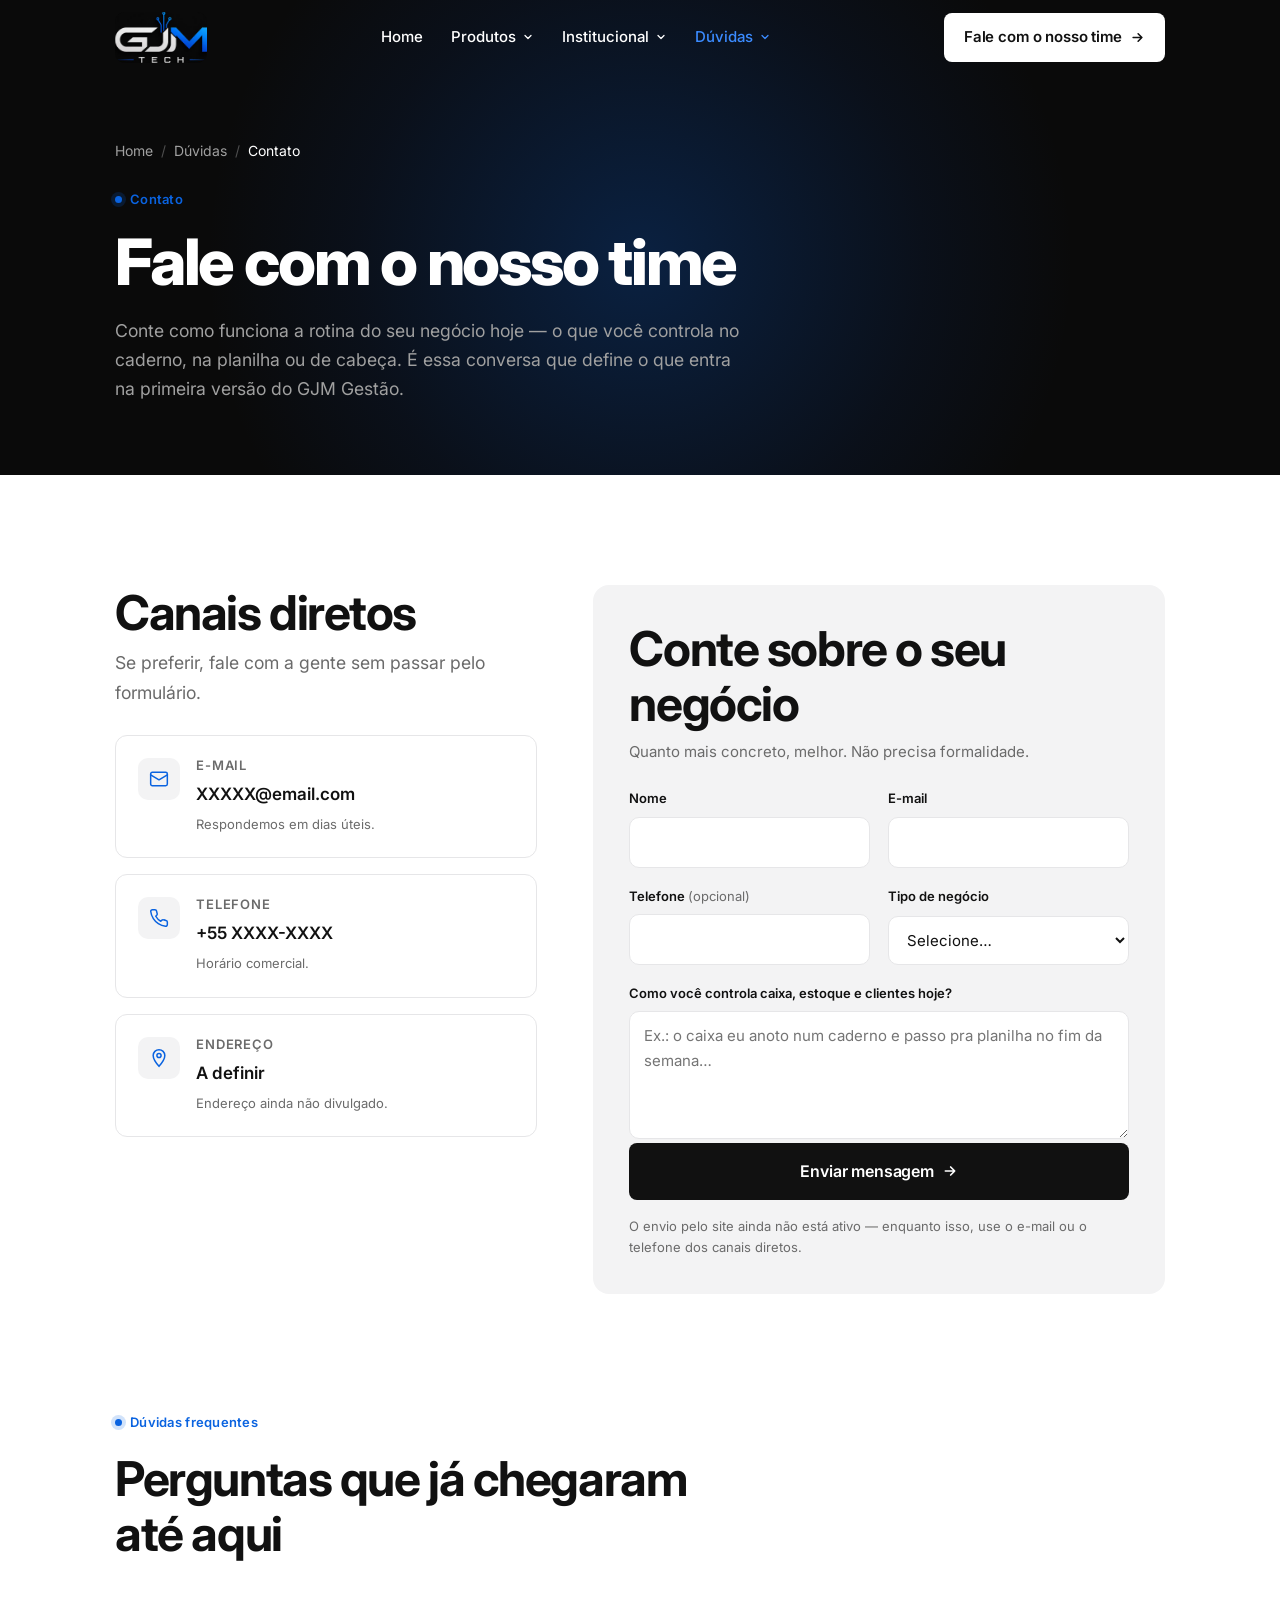
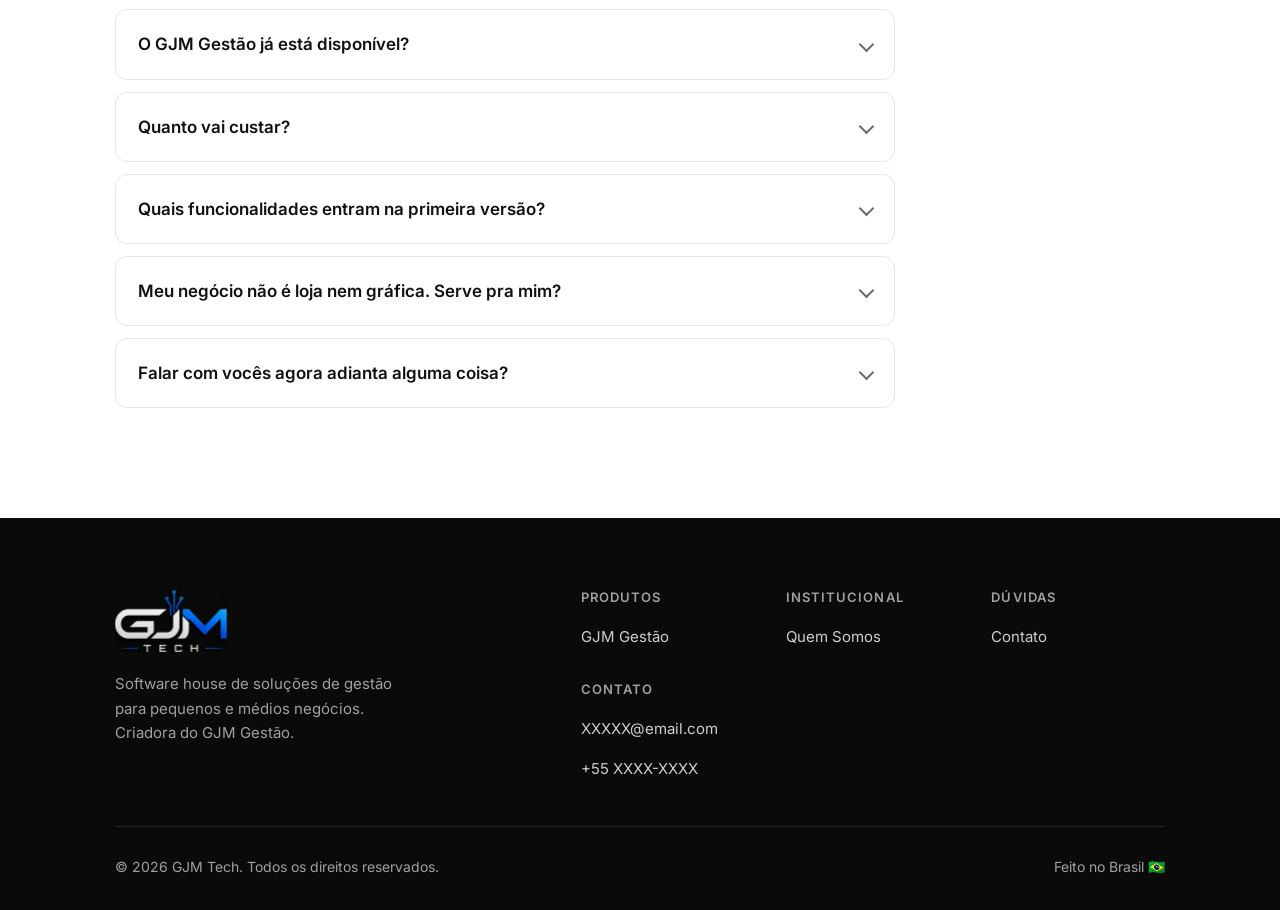
<file: src/duvidas/contato.html>
<!DOCTYPE html>
<html lang="pt-BR">
<head>
  <meta charset="UTF-8">
  <meta name="viewport" content="width=device-width, initial-scale=1">
  <title>Contato — GJM Tech</title>
  <meta name="description" content="Fale com o time da GJM Tech sobre o GJM Gestão. Conte como funciona a rotina do seu negócio e acompanhe o produto desde o começo.">

  <link rel="preconnect" href="https://fonts.googleapis.com">
  <link rel="preconnect" href="https://fonts.gstatic.com" crossorigin>
  <link href="https://fonts.googleapis.com/css2?family=Inter:wght@400;500;600;700;800&display=swap" rel="stylesheet">

  <link rel="stylesheet" href="../styles/tokens.css">
  <link rel="stylesheet" href="../styles/base.css">
  <link rel="stylesheet" href="../styles/components.css">
  <link rel="stylesheet" href="../styles/home.css">
  <link rel="stylesheet" href="../styles/pages.css">
</head>
<body>

  <a class="skip-link" href="#conteudo">Pular para o conteúdo</a>

  <!-- ==================================================== HEADER -->
  <header class="site-header" id="site-header">
    <div class="container site-header__inner">

      <a class="brand" href="../index.html" aria-label="GJM Tech — página inicial">
        <img src="../../assets/images/logo.jpg" alt="GJM Tech">
      </a>

      <nav class="nav" aria-label="Navegação principal">
        <ul class="nav__list">
          <li class="nav__item">
            <a class="nav__link" href="../index.html">Home</a>
          </li>

          <li class="nav__item">
            <button class="nav__trigger" type="button" aria-expanded="false" aria-controls="dd-produtos">
              Produtos
              <svg class="nav__chevron" width="12" height="12" viewBox="0 0 24 24" fill="none" stroke="currentColor" stroke-width="2.5" stroke-linecap="round" stroke-linejoin="round" aria-hidden="true"><path d="m6 9 6 6 6-6"/></svg>
            </button>
            <div class="nav__dropdown" id="dd-produtos">
              <a href="../produtos/gjm-gestao.html">
                GJM Gestão
                <span>Caixa, estoque, nota fiscal e clientes</span>
              </a>
            </div>
          </li>

          <li class="nav__item">
            <button class="nav__trigger" type="button" aria-expanded="false" aria-controls="dd-institucional">
              Institucional
              <svg class="nav__chevron" width="12" height="12" viewBox="0 0 24 24" fill="none" stroke="currentColor" stroke-width="2.5" stroke-linecap="round" stroke-linejoin="round" aria-hidden="true"><path d="m6 9 6 6 6-6"/></svg>
            </button>
            <div class="nav__dropdown" id="dd-institucional">
              <a href="../institucional/quem-somos.html">
                Quem Somos
                <span>A história e o propósito da GJM Tech</span>
              </a>
            </div>
          </li>

          <li class="nav__item">
            <button class="nav__trigger is-active" type="button" aria-expanded="false" aria-controls="dd-duvidas">
              Dúvidas
              <svg class="nav__chevron" width="12" height="12" viewBox="0 0 24 24" fill="none" stroke="currentColor" stroke-width="2.5" stroke-linecap="round" stroke-linejoin="round" aria-hidden="true"><path d="m6 9 6 6 6-6"/></svg>
            </button>
            <div class="nav__dropdown" id="dd-duvidas">
              <a href="../duvidas/contato.html" aria-current="page">
                Contato
                <span>Fale com quem desenvolve o produto</span>
              </a>
            </div>
          </li>
        </ul>
      </nav>

      <div class="site-header__actions">
        <a class="btn btn--primary" href="#formulario">
          Fale com o nosso time
          <svg class="btn__arrow" width="15" height="15" viewBox="0 0 24 24" fill="none" stroke="currentColor" stroke-width="2.5" stroke-linecap="round" stroke-linejoin="round" aria-hidden="true"><path d="M5 12h14M13 6l6 6-6 6"/></svg>
        </a>
      </div>

      <button class="nav-toggle" type="button" id="nav-toggle" aria-expanded="false" aria-controls="drawer">
        <span></span><span></span><span></span>
        <span class="sr-only">Abrir menu</span>
      </button>

    </div>
  </header>

  <!-- ==================================================== DRAWER MOBILE -->
  <div class="drawer-overlay" id="drawer-overlay" hidden></div>

  <aside class="drawer" id="drawer" aria-label="Menu" aria-hidden="true">
    <div class="drawer__head">
      <span class="brand brand--sm">
        <img src="../../assets/images/logo.jpg" alt="GJM Tech">
      </span>
      <button class="drawer__close" type="button" id="drawer-close">
        <svg width="18" height="18" viewBox="0 0 24 24" fill="none" stroke="currentColor" stroke-width="2.5" stroke-linecap="round" aria-hidden="true"><path d="M18 6 6 18M6 6l12 12"/></svg>
        <span class="sr-only">Fechar menu</span>
      </button>
    </div>

    <div class="drawer__group">
      <a class="drawer__link" href="../index.html">Home</a>
    </div>

    <div class="drawer__group">
      <span class="drawer__label">Produtos</span>
      <a class="drawer__link" href="../produtos/gjm-gestao.html">GJM Gestão</a>
    </div>

    <div class="drawer__group">
      <span class="drawer__label">Institucional</span>
      <a class="drawer__link" href="../institucional/quem-somos.html">Quem Somos</a>
    </div>

    <div class="drawer__group">
      <span class="drawer__label">Dúvidas</span>
      <a class="drawer__link" href="../duvidas/contato.html">Contato</a>
    </div>

    <a class="btn btn--primary btn--lg" href="#formulario">
      Fale com o nosso time
      <svg class="btn__arrow" width="15" height="15" viewBox="0 0 24 24" fill="none" stroke="currentColor" stroke-width="2.5" stroke-linecap="round" stroke-linejoin="round" aria-hidden="true"><path d="M5 12h14M13 6l6 6-6 6"/></svg>
    </a>
  </aside>

  <main id="conteudo">

    <!-- ==================================================== HERO DA PÁGINA -->
    <section class="page-hero">
      <div class="container">
        <div class="page-hero__inner">

          <nav aria-label="Trilha de navegação">
            <ol class="breadcrumb">
              <li><a href="../index.html">Home</a></li>
              <li><span>Dúvidas</span></li>
              <li><span aria-current="page">Contato</span></li>
            </ol>
          </nav>

          <span class="eyebrow">Contato</span>
          <h1>Fale com o nosso time</h1>

          <p class="page-hero__lede">
            Conte como funciona a rotina do seu negócio hoje — o que você controla no
            caderno, na planilha ou de cabeça. É essa conversa que define o que entra
            na primeira versão do GJM Gestão.
          </p>

        </div>
      </div>
    </section>

    <!-- ==================================================== CANAIS + FORMULÁRIO -->
    <section class="section section--light" id="formulario">
      <div class="container contact">

        <!-- --- Canais diretos --- -->
        <div class="reveal">
          <h2 style="margin-bottom:8px">Canais diretos</h2>
          <p style="color:var(--text-muted);margin-bottom:28px">
            Se preferir, fale com a gente sem passar pelo formulário.
          </p>

          <div class="contact-channels">

            <!--
              Placeholders obrigatórios (ver skill content-guidelines).
              NÃO substituir por um e-mail/telefone "verossímil" — só pelos
              dados reais, quando o usuário informar.
            -->
            <div class="channel">
              <span class="channel__icon">
                <svg viewBox="0 0 24 24" fill="none" stroke="currentColor" stroke-width="1.8" stroke-linecap="round" stroke-linejoin="round" aria-hidden="true"><rect x="2" y="4" width="20" height="16" rx="2"/><path d="m2 7 10 6 10-6"/></svg>
              </span>
              <div>
                <h3>E-mail</h3>
                <a href="mailto:XXXXX@email.com">XXXXX@email.com</a>
                <small>Respondemos em dias úteis.</small>
              </div>
            </div>

            <div class="channel">
              <span class="channel__icon">
                <svg viewBox="0 0 24 24" fill="none" stroke="currentColor" stroke-width="1.8" stroke-linecap="round" stroke-linejoin="round" aria-hidden="true"><path d="M22 16.9v3a2 2 0 0 1-2.2 2 19.8 19.8 0 0 1-8.6-3.1 19.5 19.5 0 0 1-6-6A19.8 19.8 0 0 1 2.1 4.2 2 2 0 0 1 4.1 2h3a2 2 0 0 1 2 1.7c.1 1 .4 1.9.7 2.8a2 2 0 0 1-.5 2.1L8.1 9.9a16 16 0 0 0 6 6l1.3-1.3a2 2 0 0 1 2.1-.4c.9.3 1.8.6 2.8.7a2 2 0 0 1 1.7 2Z"/></svg>
              </span>
              <div>
                <h3>Telefone</h3>
                <a href="tel:+55XXXXXXXX">+55 XXXX-XXXX</a>
                <small>Horário comercial.</small>
              </div>
            </div>

            <div class="channel">
              <span class="channel__icon">
                <svg viewBox="0 0 24 24" fill="none" stroke="currentColor" stroke-width="1.8" stroke-linecap="round" stroke-linejoin="round" aria-hidden="true"><path d="M12 2a7 7 0 0 0-7 7c0 5 7 13 7 13s7-8 7-13a7 7 0 0 0-7-7Z"/><circle cx="12" cy="9" r="2.5"/></svg>
              </span>
              <div>
                <h3>Endereço</h3>
                <strong>A definir</strong>
                <small><!-- aguardando dado real do usuário -->Endereço ainda não divulgado.</small>
              </div>
            </div>

          </div>
        </div>

        <!-- --- Formulário --- -->
        <div class="reveal">
          <form class="form" data-form="contato" novalidate>
            <h2 style="margin-bottom:8px">Conte sobre o seu negócio</h2>
            <p style="color:var(--text-muted);margin-bottom:24px;font-size:var(--fs-small)">
              Quanto mais concreto, melhor. Não precisa formalidade.
            </p>

            <div class="form__grid form__grid--2">

              <div class="field">
                <label for="nome">Nome</label>
                <input type="text" id="nome" name="nome" autocomplete="name" required>
              </div>

              <div class="field">
                <label for="email">E-mail</label>
                <input type="email" id="email" name="email" autocomplete="email" required>
              </div>

              <div class="field">
                <label for="telefone">Telefone <span>(opcional)</span></label>
                <input type="tel" id="telefone" name="telefone" autocomplete="tel">
              </div>

              <div class="field">
                <label for="negocio">Tipo de negócio</label>
                <select id="negocio" name="negocio" required>
                  <option value="">Selecione…</option>
                  <option value="loja-roupas">Loja de roupas</option>
                  <option value="grafica">Gráfica</option>
                  <option value="comercio">Comércio em geral</option>
                  <option value="outro">Outro</option>
                </select>
              </div>

              <div class="field field--full">
                <label for="mensagem">Como você controla caixa, estoque e clientes hoje?</label>
                <textarea id="mensagem" name="mensagem" required
                  placeholder="Ex.: o caixa eu anoto num caderno e passo pra planilha no fim da semana…"></textarea>
              </div>

            </div>

            <button class="btn btn--primary btn--lg" type="submit">
              Enviar mensagem
              <svg class="btn__arrow" width="16" height="16" viewBox="0 0 24 24" fill="none" stroke="currentColor" stroke-width="2.5" stroke-linecap="round" stroke-linejoin="round" aria-hidden="true"><path d="M5 12h14M13 6l6 6-6 6"/></svg>
            </button>

            <p class="form__status" data-form-status role="status" aria-live="polite"></p>

            <!--
              O projeto não tem backend (ver CLAUDE.md). O formulário valida no
              navegador e avisa que o envio não está ativo, em vez de fingir
              sucesso. Para ligar de verdade: definir ENDPOINT em scripts/main.js.
            -->
            <p class="form__note">
              O envio pelo site ainda não está ativo — enquanto isso, use o e-mail ou
              o telefone dos canais diretos.
            </p>
          </form>
        </div>

      </div>
    </section>

    <!-- ==================================================== DÚVIDAS FREQUENTES -->
    <section class="section section--light" style="padding-top:0">
      <div class="container">

        <div class="section-head reveal">
          <span class="eyebrow">Dúvidas frequentes</span>
          <h2>Perguntas que já chegaram até aqui</h2>
        </div>

        <div class="faq reveal">

          <details>
            <summary>O GJM Gestão já está disponível?</summary>
            <p>
              Ainda não. O produto está em desenvolvimento e não tem data de lançamento
              anunciada. Quem entra em contato agora é avisado assim que ele estiver
              pronto.
            </p>
          </details>

          <details>
            <summary>Quanto vai custar?</summary>
            <p>
              Os planos e valores ainda não foram definidos. Assim que existirem, serão
              divulgados aqui no site — não trabalhamos com preço "sob consulta" para
              esconder valor.
            </p>
          </details>

          <details>
            <summary>Quais funcionalidades entram na primeira versão?</summary>
            <p>
              Quatro: controle de caixa, controle de estoque, emissão de nota fiscal e
              controle de clientes. Elas estão descritas em detalhe na
              <a href="../produtos/gjm-gestao.html" style="color:var(--brand-primary);font-weight:600">página do GJM Gestão</a>.
            </p>
          </details>

          <details>
            <summary>Meu negócio não é loja nem gráfica. Serve pra mim?</summary>
            <p>
              Provavelmente sim, se a sua rotina passa por vender, controlar o que tem
              em estoque, emitir nota e lembrar de quem comprou. Vale entrar em contato
              e contar como funciona — casos diferentes ajudam a moldar o produto.
            </p>
          </details>

          <details>
            <summary>Falar com vocês agora adianta alguma coisa?</summary>
            <p>
              Adianta bastante. O escopo da primeira versão ainda está sendo definido, e
              o que você conta sobre a sua rotina influencia diretamente o que é
              priorizado.
            </p>
          </details>

        </div>
      </div>
    </section>

  </main>

  <!-- ==================================================== FOOTER -->
  <footer class="site-footer">
    <div class="container">

      <div class="site-footer__top">
        <div class="site-footer__about">
          <span class="brand brand--lg">
            <img src="../../assets/images/logo.jpg" alt="GJM Tech">
          </span>
          <p>
            Software house de soluções de gestão para pequenos e médios negócios.
            Criadora do GJM Gestão.
          </p>
        </div>

        <div class="site-footer__cols">
          <div>
            <h4>Produtos</h4>
            <ul>
              <li><a href="../produtos/gjm-gestao.html">GJM Gestão</a></li>
            </ul>
          </div>
          <div>
            <h4>Institucional</h4>
            <ul>
              <li><a href="../institucional/quem-somos.html">Quem Somos</a></li>
            </ul>
          </div>
          <div>
            <h4>Dúvidas</h4>
            <ul>
              <li><a href="../duvidas/contato.html">Contato</a></li>
            </ul>
          </div>
          <div>
            <h4>Contato</h4>
            <ul>
              <li><a href="mailto:XXXXX@email.com">XXXXX@email.com</a></li>
              <li><a href="tel:+55XXXXXXXX">+55 XXXX-XXXX</a></li>
            </ul>
          </div>
        </div>
      </div>

      <div class="site-footer__bottom">
        <p>© <span id="ano">2026</span> GJM Tech. Todos os direitos reservados.</p>
        <p>Feito no Brasil 🇧🇷</p>
      </div>

    </div>
  </footer>

  <script type="module" src="../scripts/main.js"></script>
</body>
</html>
</file>
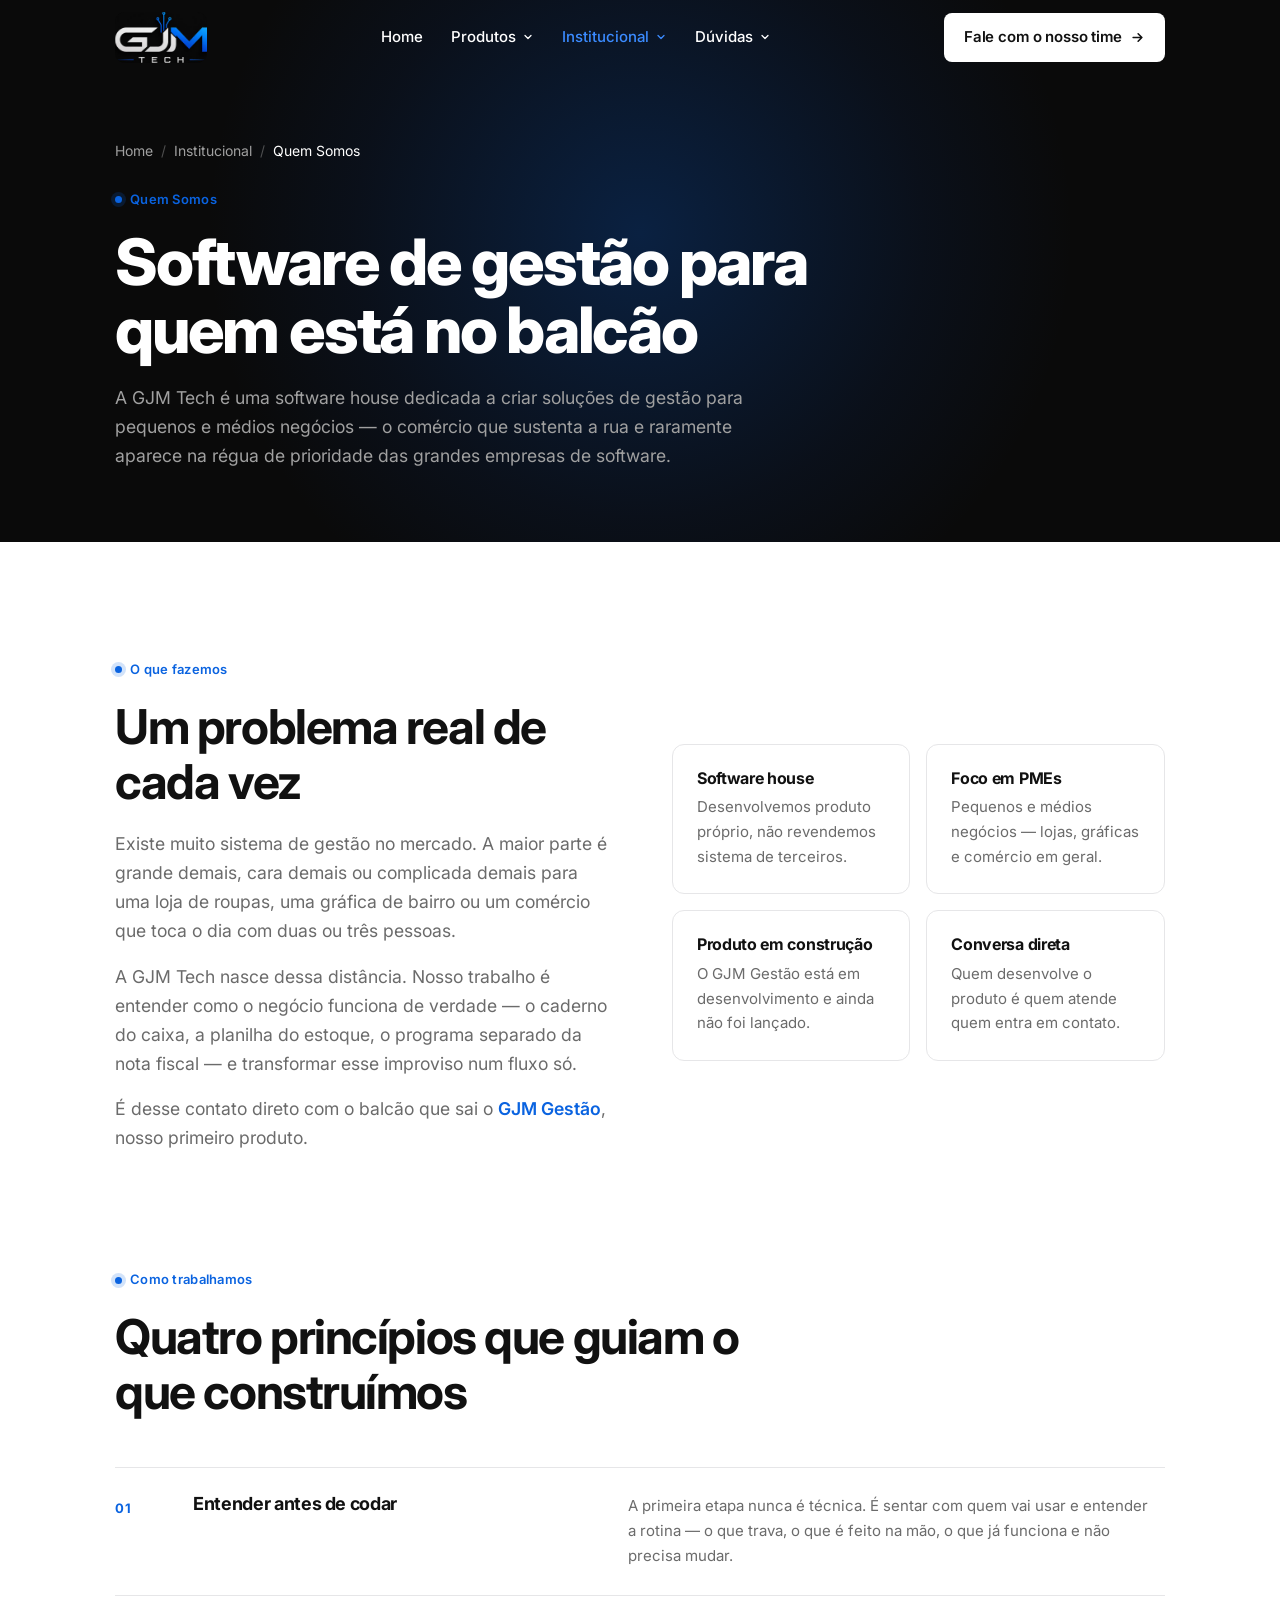
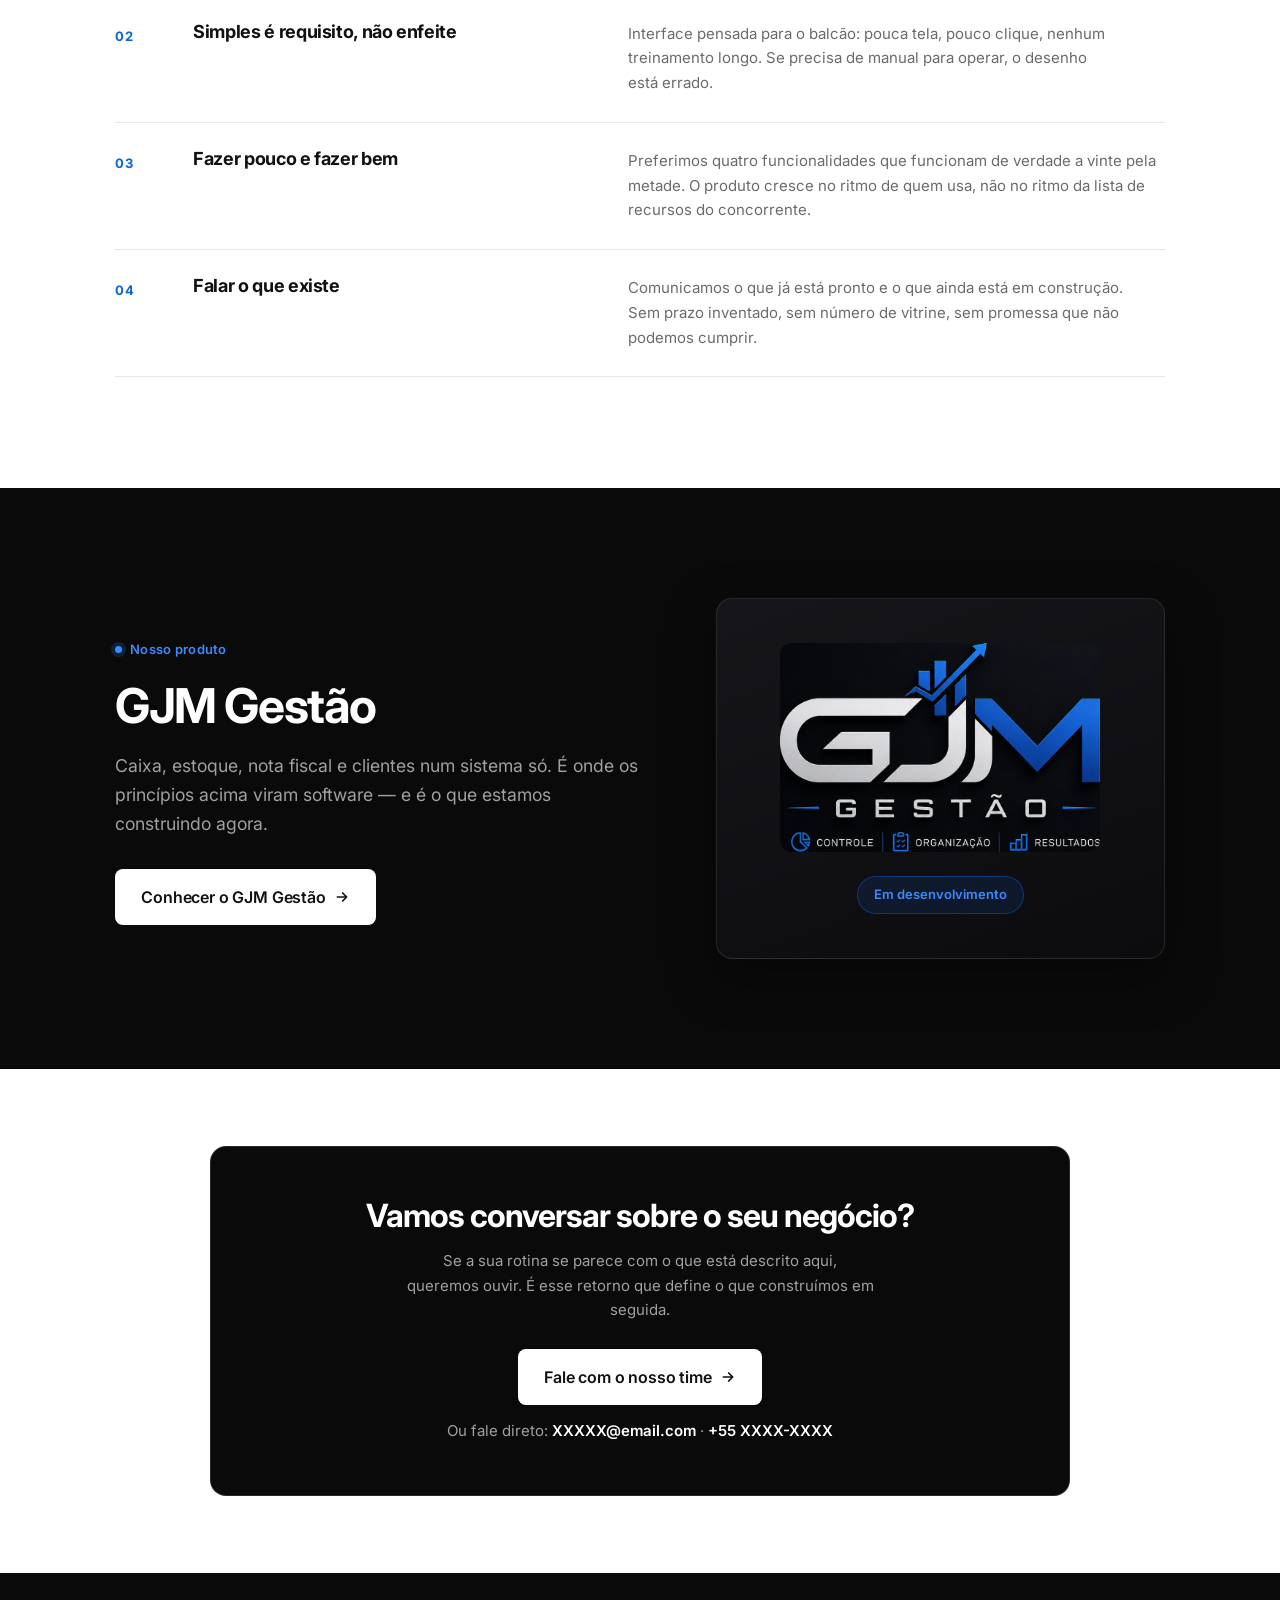
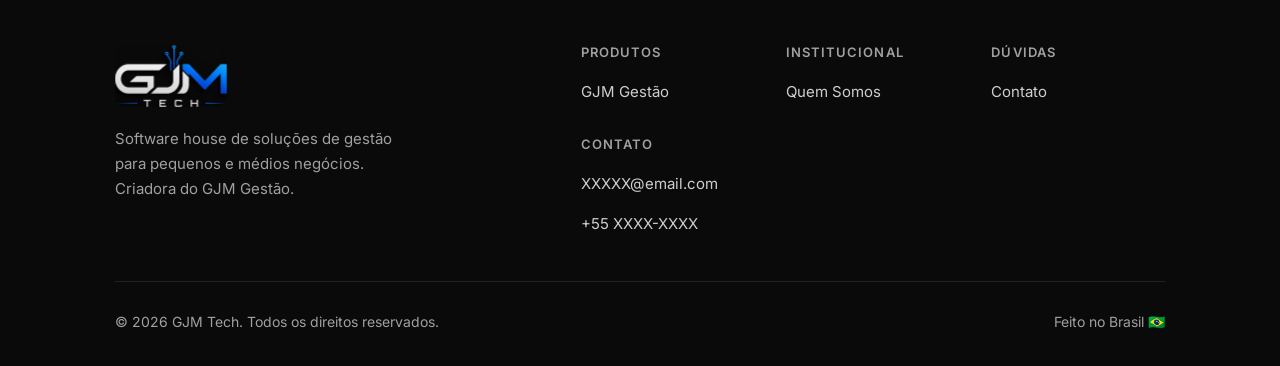
<file: src/institucional/quem-somos.html>
<!DOCTYPE html>
<html lang="pt-BR">
<head>
  <meta charset="UTF-8">
  <meta name="viewport" content="width=device-width, initial-scale=1">
  <title>Quem Somos — GJM Tech</title>
  <meta name="description" content="A GJM Tech é uma software house que desenvolve soluções de gestão para pequenos e médios negócios. Conheça o propósito e a forma de trabalho por trás do GJM Gestão.">

  <link rel="preconnect" href="https://fonts.googleapis.com">
  <link rel="preconnect" href="https://fonts.gstatic.com" crossorigin>
  <link href="https://fonts.googleapis.com/css2?family=Inter:wght@400;500;600;700;800&display=swap" rel="stylesheet">

  <link rel="stylesheet" href="../styles/tokens.css">
  <link rel="stylesheet" href="../styles/base.css">
  <link rel="stylesheet" href="../styles/components.css">
  <link rel="stylesheet" href="../styles/home.css">
  <link rel="stylesheet" href="../styles/pages.css">
</head>
<body>

  <a class="skip-link" href="#conteudo">Pular para o conteúdo</a>

  <!-- ==================================================== HEADER -->
  <header class="site-header" id="site-header">
    <div class="container site-header__inner">

      <a class="brand" href="../index.html" aria-label="GJM Tech — página inicial">
        <img src="../../assets/images/logo.jpg" alt="GJM Tech">
      </a>

      <nav class="nav" aria-label="Navegação principal">
        <ul class="nav__list">
          <li class="nav__item">
            <a class="nav__link" href="../index.html">Home</a>
          </li>

          <li class="nav__item">
            <button class="nav__trigger" type="button" aria-expanded="false" aria-controls="dd-produtos">
              Produtos
              <svg class="nav__chevron" width="12" height="12" viewBox="0 0 24 24" fill="none" stroke="currentColor" stroke-width="2.5" stroke-linecap="round" stroke-linejoin="round" aria-hidden="true"><path d="m6 9 6 6 6-6"/></svg>
            </button>
            <div class="nav__dropdown" id="dd-produtos">
              <a href="../produtos/gjm-gestao.html">
                GJM Gestão
                <span>Caixa, estoque, nota fiscal e clientes</span>
              </a>
            </div>
          </li>

          <li class="nav__item">
            <button class="nav__trigger is-active" type="button" aria-expanded="false" aria-controls="dd-institucional">
              Institucional
              <svg class="nav__chevron" width="12" height="12" viewBox="0 0 24 24" fill="none" stroke="currentColor" stroke-width="2.5" stroke-linecap="round" stroke-linejoin="round" aria-hidden="true"><path d="m6 9 6 6 6-6"/></svg>
            </button>
            <div class="nav__dropdown" id="dd-institucional">
              <a href="../institucional/quem-somos.html" aria-current="page">
                Quem Somos
                <span>A história e o propósito da GJM Tech</span>
              </a>
            </div>
          </li>

          <li class="nav__item">
            <button class="nav__trigger" type="button" aria-expanded="false" aria-controls="dd-duvidas">
              Dúvidas
              <svg class="nav__chevron" width="12" height="12" viewBox="0 0 24 24" fill="none" stroke="currentColor" stroke-width="2.5" stroke-linecap="round" stroke-linejoin="round" aria-hidden="true"><path d="m6 9 6 6 6-6"/></svg>
            </button>
            <div class="nav__dropdown" id="dd-duvidas">
              <a href="../duvidas/contato.html">
                Contato
                <span>Fale com quem desenvolve o produto</span>
              </a>
            </div>
          </li>
        </ul>
      </nav>

      <div class="site-header__actions">
        <a class="btn btn--primary" href="../duvidas/contato.html">
          Fale com o nosso time
          <svg class="btn__arrow" width="15" height="15" viewBox="0 0 24 24" fill="none" stroke="currentColor" stroke-width="2.5" stroke-linecap="round" stroke-linejoin="round" aria-hidden="true"><path d="M5 12h14M13 6l6 6-6 6"/></svg>
        </a>
      </div>

      <button class="nav-toggle" type="button" id="nav-toggle" aria-expanded="false" aria-controls="drawer">
        <span></span><span></span><span></span>
        <span class="sr-only">Abrir menu</span>
      </button>

    </div>
  </header>

  <!-- ==================================================== DRAWER MOBILE -->
  <div class="drawer-overlay" id="drawer-overlay" hidden></div>

  <aside class="drawer" id="drawer" aria-label="Menu" aria-hidden="true">
    <div class="drawer__head">
      <span class="brand brand--sm">
        <img src="../../assets/images/logo.jpg" alt="GJM Tech">
      </span>
      <button class="drawer__close" type="button" id="drawer-close">
        <svg width="18" height="18" viewBox="0 0 24 24" fill="none" stroke="currentColor" stroke-width="2.5" stroke-linecap="round" aria-hidden="true"><path d="M18 6 6 18M6 6l12 12"/></svg>
        <span class="sr-only">Fechar menu</span>
      </button>
    </div>

    <div class="drawer__group">
      <a class="drawer__link" href="../index.html">Home</a>
    </div>

    <div class="drawer__group">
      <span class="drawer__label">Produtos</span>
      <a class="drawer__link" href="../produtos/gjm-gestao.html">GJM Gestão</a>
    </div>

    <div class="drawer__group">
      <span class="drawer__label">Institucional</span>
      <a class="drawer__link" href="../institucional/quem-somos.html">Quem Somos</a>
    </div>

    <div class="drawer__group">
      <span class="drawer__label">Dúvidas</span>
      <a class="drawer__link" href="../duvidas/contato.html">Contato</a>
    </div>

    <a class="btn btn--primary btn--lg" href="../duvidas/contato.html">
      Fale com o nosso time
      <svg class="btn__arrow" width="15" height="15" viewBox="0 0 24 24" fill="none" stroke="currentColor" stroke-width="2.5" stroke-linecap="round" stroke-linejoin="round" aria-hidden="true"><path d="M5 12h14M13 6l6 6-6 6"/></svg>
    </a>
  </aside>

  <main id="conteudo">

    <!-- ==================================================== HERO DA PÁGINA -->
    <section class="page-hero">
      <div class="container">
        <div class="page-hero__inner">

          <nav aria-label="Trilha de navegação">
            <ol class="breadcrumb">
              <li><a href="../index.html">Home</a></li>
              <li><span>Institucional</span></li>
              <li><span aria-current="page">Quem Somos</span></li>
            </ol>
          </nav>

          <span class="eyebrow">Quem Somos</span>
          <h1>Software de gestão para quem está no balcão</h1>

          <p class="page-hero__lede">
            A GJM Tech é uma software house dedicada a criar soluções de gestão para
            pequenos e médios negócios — o comércio que sustenta a rua e raramente
            aparece na régua de prioridade das grandes empresas de software.
          </p>

        </div>
      </div>
    </section>

    <!-- ==================================================== O QUE FAZEMOS -->
    <section class="section section--light">
      <div class="container about__inner">

        <div class="about__text reveal">
          <span class="eyebrow">O que fazemos</span>
          <h2 style="margin-bottom:20px">Um problema real de cada vez</h2>
          <p>
            Existe muito sistema de gestão no mercado. A maior parte é grande demais,
            cara demais ou complicada demais para uma loja de roupas, uma gráfica de
            bairro ou um comércio que toca o dia com duas ou três pessoas.
          </p>
          <p>
            A GJM Tech nasce dessa distância. Nosso trabalho é entender como o negócio
            funciona de verdade — o caderno do caixa, a planilha do estoque, o programa
            separado da nota fiscal — e transformar esse improviso num fluxo só.
          </p>
          <p>
            É desse contato direto com o balcão que sai o
            <a href="../produtos/gjm-gestao.html" style="color:var(--brand-primary);font-weight:600">GJM Gestão</a>,
            nosso primeiro produto.
          </p>
        </div>

        <div class="about__points reveal">
          <article class="about-point">
            <h3>Software house</h3>
            <p>Desenvolvemos produto próprio, não revendemos sistema de terceiros.</p>
          </article>
          <article class="about-point">
            <h3>Foco em PMEs</h3>
            <p>Pequenos e médios negócios — lojas, gráficas e comércio em geral.</p>
          </article>
          <article class="about-point">
            <h3>Produto em construção</h3>
            <p>O GJM Gestão está em desenvolvimento e ainda não foi lançado.</p>
          </article>
          <article class="about-point">
            <h3>Conversa direta</h3>
            <p>Quem desenvolve o produto é quem atende quem entra em contato.</p>
          </article>
        </div>

      </div>
    </section>

    <!-- ==================================================== COMO TRABALHAMOS -->
    <section class="section section--light" style="padding-top:0">
      <div class="container">

        <div class="section-head reveal" style="margin-bottom:clamp(32px,4vw,48px)">
          <span class="eyebrow">Como trabalhamos</span>
          <h2>Quatro princípios que guiam o que construímos</h2>
        </div>

        <div class="principles">
          <article class="principle reveal">
            <h3>Entender antes de codar</h3>
            <p>
              A primeira etapa nunca é técnica. É sentar com quem vai usar e entender a
              rotina — o que trava, o que é feito na mão, o que já funciona e não
              precisa mudar.
            </p>
          </article>

          <article class="principle reveal">
            <h3>Simples é requisito, não enfeite</h3>
            <p>
              Interface pensada para o balcão: pouca tela, pouco clique, nenhum
              treinamento longo. Se precisa de manual para operar, o desenho está
              errado.
            </p>
          </article>

          <article class="principle reveal">
            <h3>Fazer pouco e fazer bem</h3>
            <p>
              Preferimos quatro funcionalidades que funcionam de verdade a vinte pela
              metade. O produto cresce no ritmo de quem usa, não no ritmo da lista de
              recursos do concorrente.
            </p>
          </article>

          <article class="principle reveal">
            <h3>Falar o que existe</h3>
            <p>
              Comunicamos o que já está pronto e o que ainda está em construção. Sem
              prazo inventado, sem número de vitrine, sem promessa que não podemos
              cumprir.
            </p>
          </article>
        </div>

      </div>
    </section>

    <!-- ==================================================== O PRODUTO -->
    <section class="section section--dark">
      <div class="container control__inner">

        <div class="reveal">
          <span class="eyebrow">Nosso produto</span>
          <h2 style="margin-bottom:18px">GJM Gestão</h2>
          <p style="color:var(--text-muted-dark)">
            Caixa, estoque, nota fiscal e clientes num sistema só. É onde os princípios
            acima viram software — e é o que estamos construindo agora.
          </p>

          <div style="margin-top:30px">
            <a class="btn btn--primary btn--lg" href="../produtos/gjm-gestao.html">
              Conhecer o GJM Gestão
              <svg class="btn__arrow" width="16" height="16" viewBox="0 0 24 24" fill="none" stroke="currentColor" stroke-width="2.5" stroke-linecap="round" stroke-linejoin="round" aria-hidden="true"><path d="M5 12h14M13 6l6 6-6 6"/></svg>
            </a>
          </div>
        </div>

        <div class="product-showcase reveal">
          <div class="product-showcase__logo">
            <img src="../../assets/images/logo_produto.png" alt="GJM Gestão — controle, organização e resultados">
          </div>
          <span class="product-showcase__tag">Em desenvolvimento</span>
        </div>

      </div>
    </section>

    <!--
      aguardando informação do usuário: se quiser, dá para acrescentar aqui uma
      seção com história da empresa (ano de fundação, cidade), time e números
      reais. Nada disso foi informado ainda, e por isso não foi escrito —
      inventar esse tipo de dado é justamente o que a skill content-guidelines
      proíbe.
    -->

    <!-- ==================================================== CTA FINAL -->
    <section class="final-cta">
      <div class="container">
        <div class="final-cta__box reveal">
          <h2>Vamos conversar sobre o seu negócio?</h2>
          <p>
            Se a sua rotina se parece com o que está descrito aqui, queremos ouvir.
            É esse retorno que define o que construímos em seguida.
          </p>

          <div class="final-cta__actions">
            <a class="btn btn--primary btn--lg" href="../duvidas/contato.html">
              Fale com o nosso time
              <svg class="btn__arrow" width="16" height="16" viewBox="0 0 24 24" fill="none" stroke="currentColor" stroke-width="2.5" stroke-linecap="round" stroke-linejoin="round" aria-hidden="true"><path d="M5 12h14M13 6l6 6-6 6"/></svg>
            </a>
          </div>

          <!-- Placeholders obrigatórios até o usuário informar os dados reais
               (ver skill content-guidelines) -->
          <p class="final-cta__contact">
            Ou fale direto: <strong>XXXXX@email.com</strong> · <strong>+55 XXXX-XXXX</strong>
          </p>
        </div>
      </div>
    </section>

  </main>

  <!-- ==================================================== FOOTER -->
  <footer class="site-footer">
    <div class="container">

      <div class="site-footer__top">
        <div class="site-footer__about">
          <span class="brand brand--lg">
            <img src="../../assets/images/logo.jpg" alt="GJM Tech">
          </span>
          <p>
            Software house de soluções de gestão para pequenos e médios negócios.
            Criadora do GJM Gestão.
          </p>
        </div>

        <div class="site-footer__cols">
          <div>
            <h4>Produtos</h4>
            <ul>
              <li><a href="../produtos/gjm-gestao.html">GJM Gestão</a></li>
            </ul>
          </div>
          <div>
            <h4>Institucional</h4>
            <ul>
              <li><a href="../institucional/quem-somos.html">Quem Somos</a></li>
            </ul>
          </div>
          <div>
            <h4>Dúvidas</h4>
            <ul>
              <li><a href="../duvidas/contato.html">Contato</a></li>
            </ul>
          </div>
          <div>
            <h4>Contato</h4>
            <ul>
              <li><a href="mailto:XXXXX@email.com">XXXXX@email.com</a></li>
              <li><a href="tel:+55XXXXXXXX">+55 XXXX-XXXX</a></li>
            </ul>
          </div>
        </div>
      </div>

      <div class="site-footer__bottom">
        <p>© <span id="ano">2026</span> GJM Tech. Todos os direitos reservados.</p>
        <p>Feito no Brasil 🇧🇷</p>
      </div>

    </div>
  </footer>

  <script type="module" src="../scripts/main.js"></script>
</body>
</html>
</file>
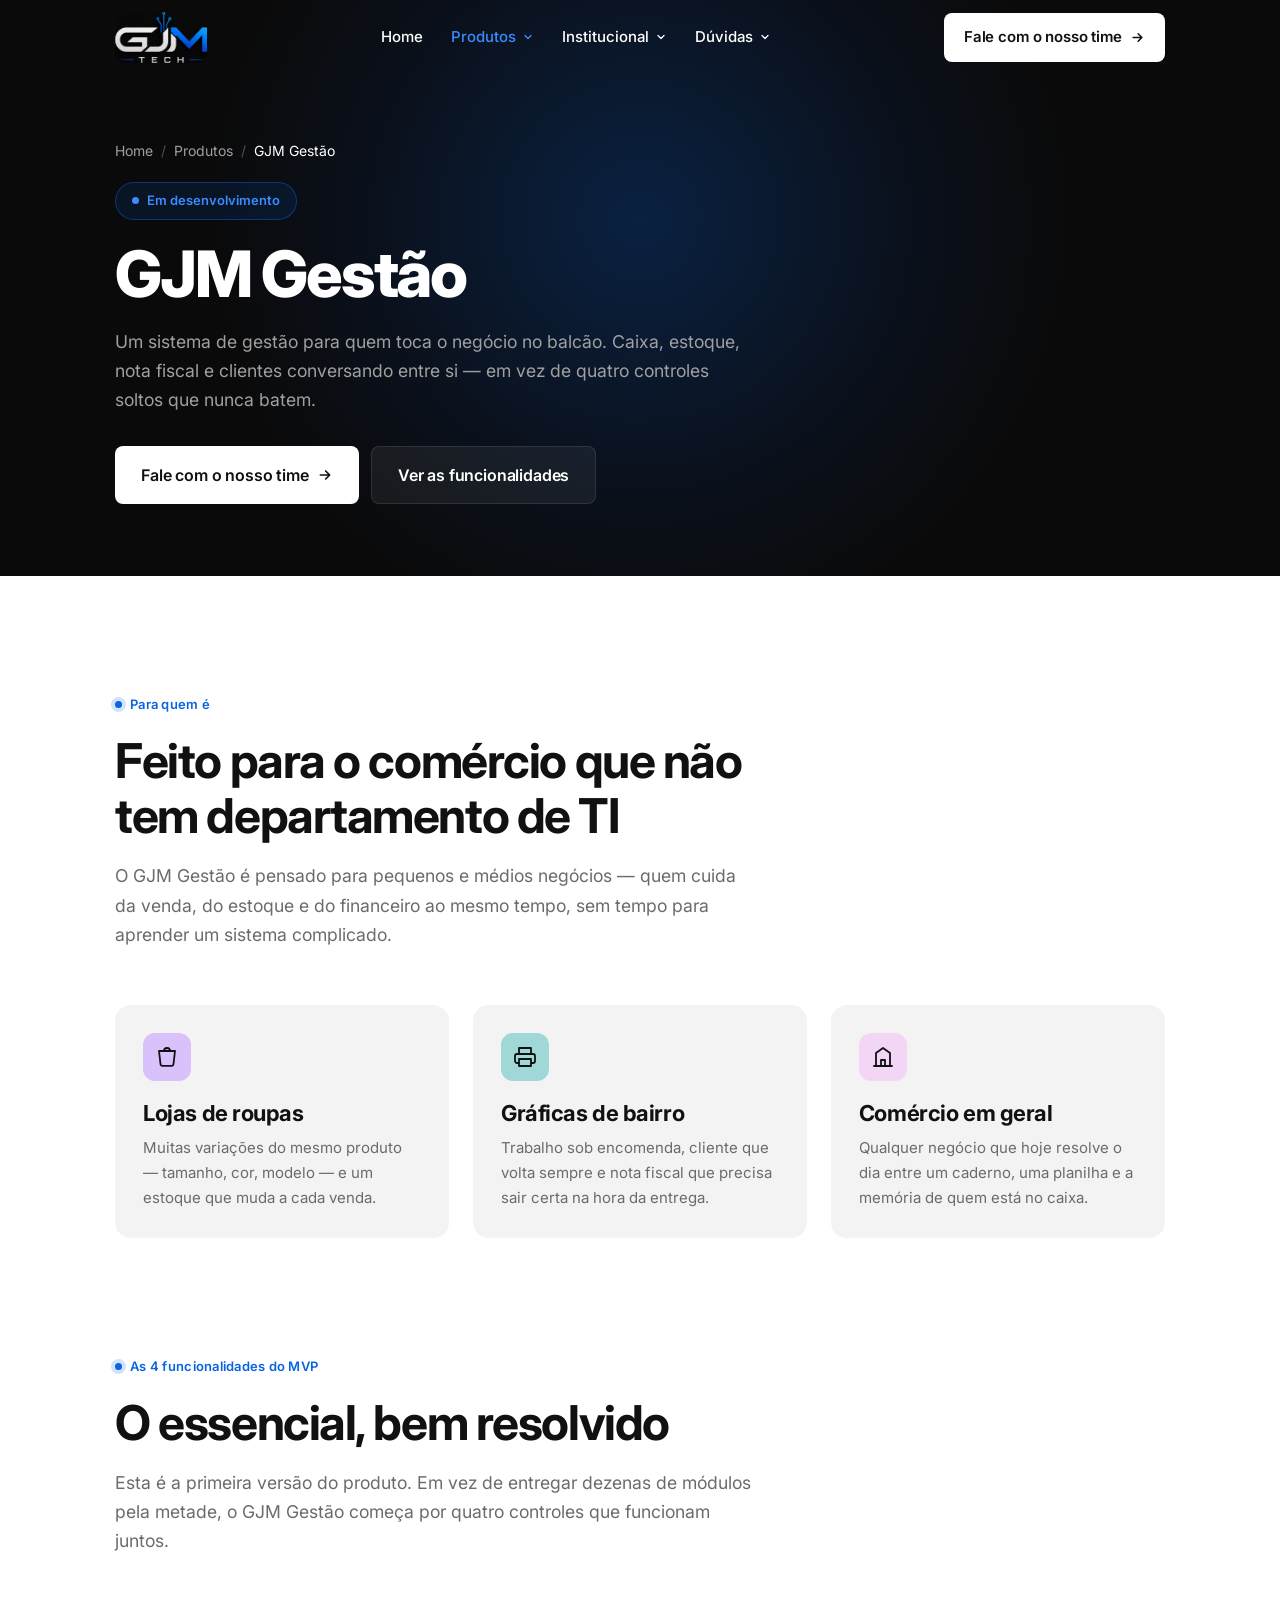
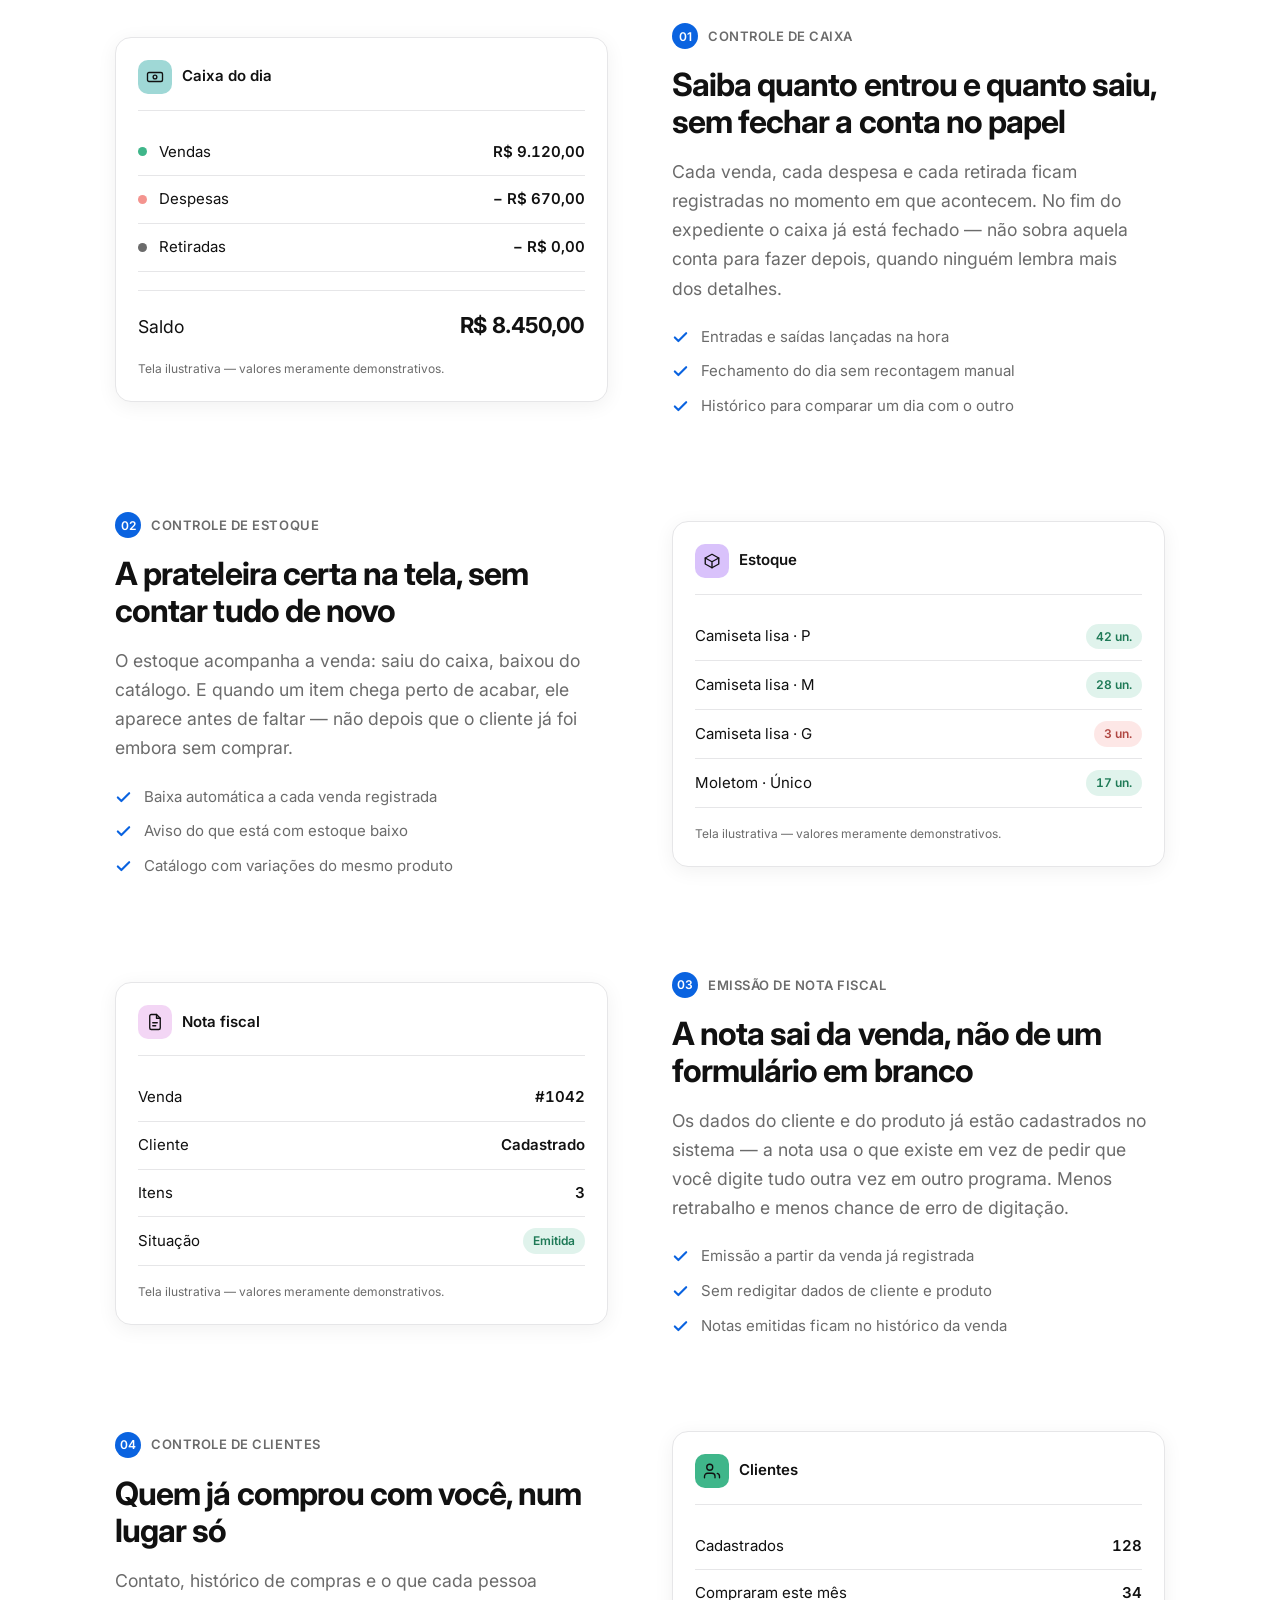
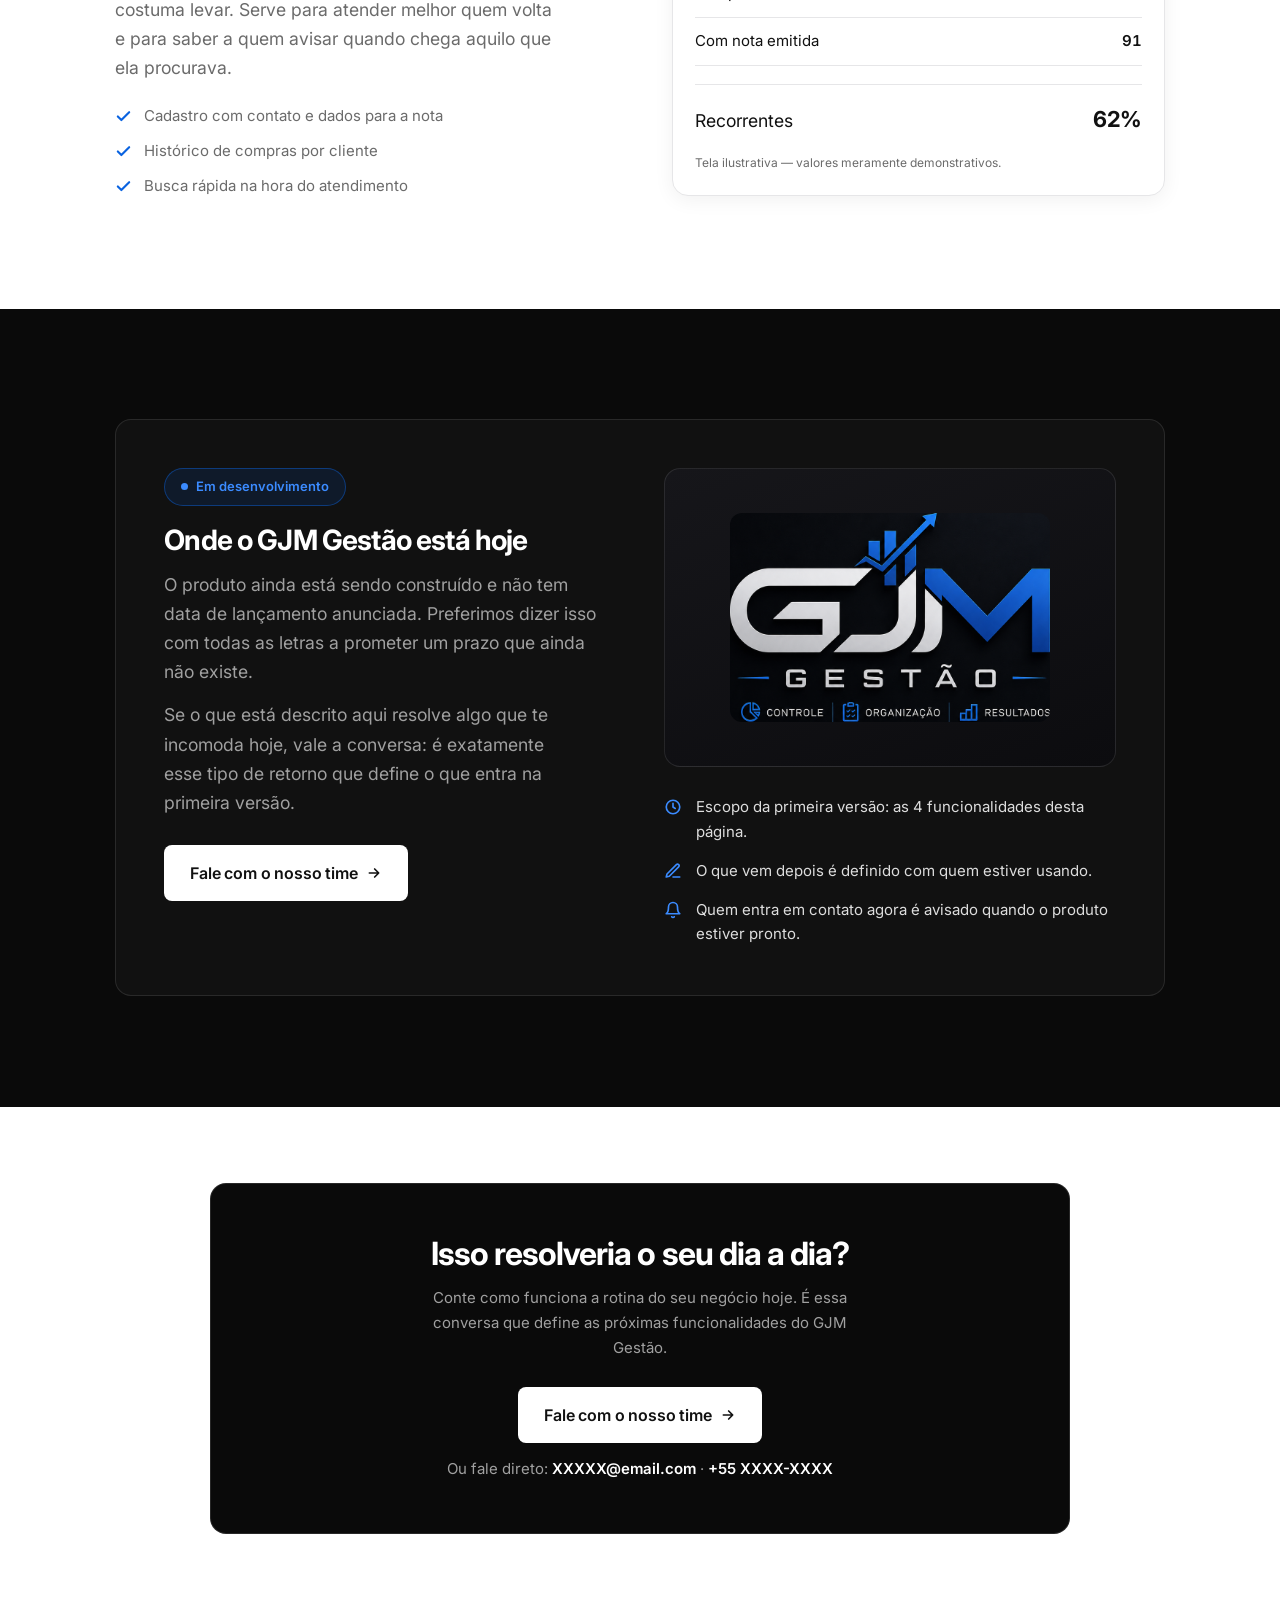
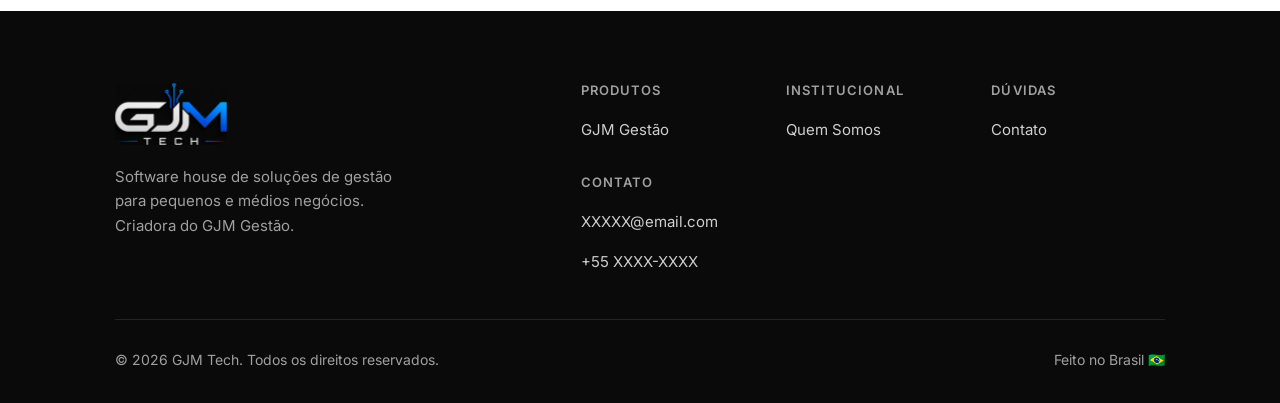
<file: src/produtos/gjm-gestao.html>
<!DOCTYPE html>
<html lang="pt-BR">
<head>
  <meta charset="UTF-8">
  <meta name="viewport" content="width=device-width, initial-scale=1">
  <title>GJM Gestão — Caixa, estoque, nota fiscal e clientes | GJM Tech</title>
  <meta name="description" content="O GJM Gestão reúne controle de caixa, controle de estoque, emissão de nota fiscal e controle de clientes num sistema só. Produto em desenvolvimento pela GJM Tech.">

  <link rel="preconnect" href="https://fonts.googleapis.com">
  <link rel="preconnect" href="https://fonts.gstatic.com" crossorigin>
  <link href="https://fonts.googleapis.com/css2?family=Inter:wght@400;500;600;700;800&display=swap" rel="stylesheet">

  <link rel="stylesheet" href="../styles/tokens.css">
  <link rel="stylesheet" href="../styles/base.css">
  <link rel="stylesheet" href="../styles/components.css">
  <link rel="stylesheet" href="../styles/home.css">
  <link rel="stylesheet" href="../styles/pages.css">
</head>
<body>

  <a class="skip-link" href="#conteudo">Pular para o conteúdo</a>

  <!-- ==================================================== HEADER -->
  <header class="site-header" id="site-header">
    <div class="container site-header__inner">

      <a class="brand" href="../index.html" aria-label="GJM Tech — página inicial">
        <img src="../../assets/images/logo.jpg" alt="GJM Tech">
      </a>

      <nav class="nav" aria-label="Navegação principal">
        <ul class="nav__list">
          <li class="nav__item">
            <a class="nav__link" href="../index.html">Home</a>
          </li>

          <li class="nav__item">
            <button class="nav__trigger is-active" type="button" aria-expanded="false" aria-controls="dd-produtos">
              Produtos
              <svg class="nav__chevron" width="12" height="12" viewBox="0 0 24 24" fill="none" stroke="currentColor" stroke-width="2.5" stroke-linecap="round" stroke-linejoin="round" aria-hidden="true"><path d="m6 9 6 6 6-6"/></svg>
            </button>
            <div class="nav__dropdown" id="dd-produtos">
              <a href="../produtos/gjm-gestao.html" aria-current="page">
                GJM Gestão
                <span>Caixa, estoque, nota fiscal e clientes</span>
              </a>
            </div>
          </li>

          <li class="nav__item">
            <button class="nav__trigger" type="button" aria-expanded="false" aria-controls="dd-institucional">
              Institucional
              <svg class="nav__chevron" width="12" height="12" viewBox="0 0 24 24" fill="none" stroke="currentColor" stroke-width="2.5" stroke-linecap="round" stroke-linejoin="round" aria-hidden="true"><path d="m6 9 6 6 6-6"/></svg>
            </button>
            <div class="nav__dropdown" id="dd-institucional">
              <a href="../institucional/quem-somos.html">
                Quem Somos
                <span>A história e o propósito da GJM Tech</span>
              </a>
            </div>
          </li>

          <li class="nav__item">
            <button class="nav__trigger" type="button" aria-expanded="false" aria-controls="dd-duvidas">
              Dúvidas
              <svg class="nav__chevron" width="12" height="12" viewBox="0 0 24 24" fill="none" stroke="currentColor" stroke-width="2.5" stroke-linecap="round" stroke-linejoin="round" aria-hidden="true"><path d="m6 9 6 6 6-6"/></svg>
            </button>
            <div class="nav__dropdown" id="dd-duvidas">
              <a href="../duvidas/contato.html">
                Contato
                <span>Fale com quem desenvolve o produto</span>
              </a>
            </div>
          </li>
        </ul>
      </nav>

      <div class="site-header__actions">
        <a class="btn btn--primary" href="../duvidas/contato.html">
          Fale com o nosso time
          <svg class="btn__arrow" width="15" height="15" viewBox="0 0 24 24" fill="none" stroke="currentColor" stroke-width="2.5" stroke-linecap="round" stroke-linejoin="round" aria-hidden="true"><path d="M5 12h14M13 6l6 6-6 6"/></svg>
        </a>
      </div>

      <button class="nav-toggle" type="button" id="nav-toggle" aria-expanded="false" aria-controls="drawer">
        <span></span><span></span><span></span>
        <span class="sr-only">Abrir menu</span>
      </button>

    </div>
  </header>

  <!-- ==================================================== DRAWER MOBILE -->
  <div class="drawer-overlay" id="drawer-overlay" hidden></div>

  <aside class="drawer" id="drawer" aria-label="Menu" aria-hidden="true">
    <div class="drawer__head">
      <span class="brand brand--sm">
        <img src="../../assets/images/logo.jpg" alt="GJM Tech">
      </span>
      <button class="drawer__close" type="button" id="drawer-close">
        <svg width="18" height="18" viewBox="0 0 24 24" fill="none" stroke="currentColor" stroke-width="2.5" stroke-linecap="round" aria-hidden="true"><path d="M18 6 6 18M6 6l12 12"/></svg>
        <span class="sr-only">Fechar menu</span>
      </button>
    </div>

    <div class="drawer__group">
      <a class="drawer__link" href="../index.html">Home</a>
    </div>

    <div class="drawer__group">
      <span class="drawer__label">Produtos</span>
      <a class="drawer__link" href="../produtos/gjm-gestao.html">GJM Gestão</a>
    </div>

    <div class="drawer__group">
      <span class="drawer__label">Institucional</span>
      <a class="drawer__link" href="../institucional/quem-somos.html">Quem Somos</a>
    </div>

    <div class="drawer__group">
      <span class="drawer__label">Dúvidas</span>
      <a class="drawer__link" href="../duvidas/contato.html">Contato</a>
    </div>

    <a class="btn btn--primary btn--lg" href="../duvidas/contato.html">
      Fale com o nosso time
      <svg class="btn__arrow" width="15" height="15" viewBox="0 0 24 24" fill="none" stroke="currentColor" stroke-width="2.5" stroke-linecap="round" stroke-linejoin="round" aria-hidden="true"><path d="M5 12h14M13 6l6 6-6 6"/></svg>
    </a>
  </aside>

  <main id="conteudo">

    <!-- ==================================================== HERO DA PÁGINA -->
    <section class="page-hero">
      <div class="container">
        <div class="page-hero__inner">

          <nav aria-label="Trilha de navegação">
            <ol class="breadcrumb">
              <li><a href="../index.html">Home</a></li>
              <li><span>Produtos</span></li>
              <li><span aria-current="page">GJM Gestão</span></li>
            </ol>
          </nav>

          <span class="badge-dev" style="margin-bottom:20px">Em desenvolvimento</span>

          <h1>GJM Gestão</h1>

          <p class="page-hero__lede">
            Um sistema de gestão para quem toca o negócio no balcão. Caixa, estoque,
            nota fiscal e clientes conversando entre si — em vez de quatro controles
            soltos que nunca batem.
          </p>

          <div class="page-hero__actions">
            <a class="btn btn--primary btn--lg" href="../duvidas/contato.html">
              Fale com o nosso time
              <svg class="btn__arrow" width="16" height="16" viewBox="0 0 24 24" fill="none" stroke="currentColor" stroke-width="2.5" stroke-linecap="round" stroke-linejoin="round" aria-hidden="true"><path d="M5 12h14M13 6l6 6-6 6"/></svg>
            </a>
            <a class="btn btn--ghost-light btn--lg" href="#funcionalidades">Ver as funcionalidades</a>
          </div>

        </div>
      </div>
    </section>

    <!-- ==================================================== PARA QUEM É -->
    <section class="section section--light">
      <div class="container">

        <div class="section-head reveal">
          <span class="eyebrow">Para quem é</span>
          <h2>Feito para o comércio que não tem departamento de TI</h2>
          <p>
            O GJM Gestão é pensado para pequenos e médios negócios — quem cuida da
            venda, do estoque e do financeiro ao mesmo tempo, sem tempo para aprender
            um sistema complicado.
          </p>
        </div>

        <div class="cards cards--3">
          <article class="card reveal">
            <div class="card__icon" style="background:var(--accent-lavender)">
              <svg viewBox="0 0 24 24" fill="none" stroke="currentColor" stroke-width="1.8" stroke-linecap="round" stroke-linejoin="round" aria-hidden="true"><path d="M20 6H4l1.5 13a2 2 0 0 0 2 1.8h9a2 2 0 0 0 2-1.8Z"/><path d="M9 6a3 3 0 0 1 6 0"/></svg>
            </div>
            <h3>Lojas de roupas</h3>
            <p>
              Muitas variações do mesmo produto — tamanho, cor, modelo — e um estoque
              que muda a cada venda.
            </p>
          </article>

          <article class="card reveal">
            <div class="card__icon" style="background:var(--accent-mint)">
              <svg viewBox="0 0 24 24" fill="none" stroke="currentColor" stroke-width="1.8" stroke-linecap="round" stroke-linejoin="round" aria-hidden="true"><path d="M6 9V3h12v6M6 18H4a2 2 0 0 1-2-2v-5a2 2 0 0 1 2-2h16a2 2 0 0 1 2 2v5a2 2 0 0 1-2 2h-2"/><path d="M6 14h12v7H6z"/></svg>
            </div>
            <h3>Gráficas de bairro</h3>
            <p>
              Trabalho sob encomenda, cliente que volta sempre e nota fiscal que
              precisa sair certa na hora da entrega.
            </p>
          </article>

          <article class="card reveal">
            <div class="card__icon" style="background:var(--accent-pink)">
              <svg viewBox="0 0 24 24" fill="none" stroke="currentColor" stroke-width="1.8" stroke-linecap="round" stroke-linejoin="round" aria-hidden="true"><path d="M3 21h18M5 21V8l7-5 7 5v13"/><path d="M10 21v-6h4v6"/></svg>
            </div>
            <h3>Comércio em geral</h3>
            <p>
              Qualquer negócio que hoje resolve o dia entre um caderno, uma planilha e
              a memória de quem está no caixa.
            </p>
          </article>
        </div>

      </div>
    </section>

    <!-- ==================================================== FUNCIONALIDADES -->
    <section class="section section--light" id="funcionalidades" style="padding-top:0">
      <div class="container">

        <div class="section-head reveal" style="margin-bottom:clamp(40px,5vw,64px)">
          <span class="eyebrow">As 4 funcionalidades do MVP</span>
          <h2>O essencial, bem resolvido</h2>
          <p>
            Esta é a primeira versão do produto. Em vez de entregar dezenas de módulos
            pela metade, o GJM Gestão começa por quatro controles que funcionam juntos.
          </p>
        </div>

        <!-- 1 — Controle de caixa -->
        <article class="detail reveal">
          <div class="detail__text">
            <span class="detail__eyebrow"><span class="detail__num">01</span> Controle de caixa</span>
            <h2>Saiba quanto entrou e quanto saiu, sem fechar a conta no papel</h2>
            <p>
              Cada venda, cada despesa e cada retirada ficam registradas no momento em
              que acontecem. No fim do expediente o caixa já está fechado — não sobra
              aquela conta para fazer depois, quando ninguém lembra mais dos detalhes.
            </p>
            <ul class="detail__list">
              <li><svg viewBox="0 0 24 24" fill="none" stroke="currentColor" stroke-width="3" stroke-linecap="round" stroke-linejoin="round" aria-hidden="true"><path d="M20 6 9 17l-5-5"/></svg> Entradas e saídas lançadas na hora</li>
              <li><svg viewBox="0 0 24 24" fill="none" stroke="currentColor" stroke-width="3" stroke-linecap="round" stroke-linejoin="round" aria-hidden="true"><path d="M20 6 9 17l-5-5"/></svg> Fechamento do dia sem recontagem manual</li>
              <li><svg viewBox="0 0 24 24" fill="none" stroke="currentColor" stroke-width="3" stroke-linecap="round" stroke-linejoin="round" aria-hidden="true"><path d="M20 6 9 17l-5-5"/></svg> Histórico para comparar um dia com o outro</li>
            </ul>
          </div>

          <div class="detail__visual">
            <div class="mock">
              <div class="mock__bar">
                <span class="mock__chip" style="background:var(--accent-mint)">
                  <svg viewBox="0 0 24 24" fill="none" stroke="currentColor" stroke-width="1.8" stroke-linecap="round" stroke-linejoin="round" aria-hidden="true"><rect x="2" y="6" width="20" height="12" rx="2"/><circle cx="12" cy="12" r="2.5"/></svg>
                </span>
                <strong>Caixa do dia</strong>
              </div>
              <div class="mock__row"><span class="mock__dot" style="background:var(--accent-green)"></span><span>Vendas</span><span>R$ 9.120,00</span></div>
              <div class="mock__row"><span class="mock__dot" style="background:var(--accent-coral)"></span><span>Despesas</span><span>− R$ 670,00</span></div>
              <div class="mock__row"><span class="mock__dot" style="background:var(--text-muted)"></span><span>Retiradas</span><span>− R$ 0,00</span></div>
              <div class="mock__total"><span>Saldo</span><b>R$ 8.450,00</b></div>
              <p class="mock__note">Tela ilustrativa — valores meramente demonstrativos.</p>
            </div>
          </div>
        </article>

        <!-- 2 — Controle de estoque -->
        <article class="detail reveal">
          <div class="detail__text">
            <span class="detail__eyebrow"><span class="detail__num">02</span> Controle de estoque</span>
            <h2>A prateleira certa na tela, sem contar tudo de novo</h2>
            <p>
              O estoque acompanha a venda: saiu do caixa, baixou do catálogo. E quando
              um item chega perto de acabar, ele aparece antes de faltar — não depois
              que o cliente já foi embora sem comprar.
            </p>
            <ul class="detail__list">
              <li><svg viewBox="0 0 24 24" fill="none" stroke="currentColor" stroke-width="3" stroke-linecap="round" stroke-linejoin="round" aria-hidden="true"><path d="M20 6 9 17l-5-5"/></svg> Baixa automática a cada venda registrada</li>
              <li><svg viewBox="0 0 24 24" fill="none" stroke="currentColor" stroke-width="3" stroke-linecap="round" stroke-linejoin="round" aria-hidden="true"><path d="M20 6 9 17l-5-5"/></svg> Aviso do que está com estoque baixo</li>
              <li><svg viewBox="0 0 24 24" fill="none" stroke="currentColor" stroke-width="3" stroke-linecap="round" stroke-linejoin="round" aria-hidden="true"><path d="M20 6 9 17l-5-5"/></svg> Catálogo com variações do mesmo produto</li>
            </ul>
          </div>

          <div class="detail__visual">
            <div class="mock">
              <div class="mock__bar">
                <span class="mock__chip" style="background:var(--accent-lavender)">
                  <svg viewBox="0 0 24 24" fill="none" stroke="currentColor" stroke-width="1.8" stroke-linecap="round" stroke-linejoin="round" aria-hidden="true"><path d="m21 8-9-5-9 5v8l9 5 9-5Z"/><path d="m3 8 9 5 9-5M12 13v8"/></svg>
                </span>
                <strong>Estoque</strong>
              </div>
              <div class="mock__row"><span>Camiseta lisa · P</span><span class="mock__tag" style="background:rgba(63,182,138,.16);color:#1F7A57">42 un.</span></div>
              <div class="mock__row"><span>Camiseta lisa · M</span><span class="mock__tag" style="background:rgba(63,182,138,.16);color:#1F7A57">28 un.</span></div>
              <div class="mock__row"><span>Camiseta lisa · G</span><span class="mock__tag" style="background:rgba(244,148,143,.22);color:#B04742">3 un.</span></div>
              <div class="mock__row"><span>Moletom · Único</span><span class="mock__tag" style="background:rgba(63,182,138,.16);color:#1F7A57">17 un.</span></div>
              <p class="mock__note">Tela ilustrativa — valores meramente demonstrativos.</p>
            </div>
          </div>
        </article>

        <!-- 3 — Emissão de nota fiscal -->
        <article class="detail reveal">
          <div class="detail__text">
            <span class="detail__eyebrow"><span class="detail__num">03</span> Emissão de nota fiscal</span>
            <h2>A nota sai da venda, não de um formulário em branco</h2>
            <p>
              Os dados do cliente e do produto já estão cadastrados no sistema — a nota
              usa o que existe em vez de pedir que você digite tudo outra vez em outro
              programa. Menos retrabalho e menos chance de erro de digitação.
            </p>
            <ul class="detail__list">
              <li><svg viewBox="0 0 24 24" fill="none" stroke="currentColor" stroke-width="3" stroke-linecap="round" stroke-linejoin="round" aria-hidden="true"><path d="M20 6 9 17l-5-5"/></svg> Emissão a partir da venda já registrada</li>
              <li><svg viewBox="0 0 24 24" fill="none" stroke="currentColor" stroke-width="3" stroke-linecap="round" stroke-linejoin="round" aria-hidden="true"><path d="M20 6 9 17l-5-5"/></svg> Sem redigitar dados de cliente e produto</li>
              <li><svg viewBox="0 0 24 24" fill="none" stroke="currentColor" stroke-width="3" stroke-linecap="round" stroke-linejoin="round" aria-hidden="true"><path d="M20 6 9 17l-5-5"/></svg> Notas emitidas ficam no histórico da venda</li>
            </ul>
          </div>

          <div class="detail__visual">
            <div class="mock">
              <div class="mock__bar">
                <span class="mock__chip" style="background:var(--accent-pink)">
                  <svg viewBox="0 0 24 24" fill="none" stroke="currentColor" stroke-width="1.8" stroke-linecap="round" stroke-linejoin="round" aria-hidden="true"><path d="M14 2H7a2 2 0 0 0-2 2v16a2 2 0 0 0 2 2h10a2 2 0 0 0 2-2V7Z"/><path d="M14 2v5h5M9 13h6M9 17h4"/></svg>
                </span>
                <strong>Nota fiscal</strong>
              </div>
              <div class="mock__row"><span>Venda</span><span>#1042</span></div>
              <div class="mock__row"><span>Cliente</span><span>Cadastrado</span></div>
              <div class="mock__row"><span>Itens</span><span>3</span></div>
              <div class="mock__row"><span>Situação</span><span class="mock__tag" style="background:rgba(63,182,138,.16);color:#1F7A57">Emitida</span></div>
              <p class="mock__note">Tela ilustrativa — valores meramente demonstrativos.</p>
            </div>
          </div>
        </article>

        <!-- 4 — Controle de clientes -->
        <article class="detail reveal">
          <div class="detail__text">
            <span class="detail__eyebrow"><span class="detail__num">04</span> Controle de clientes</span>
            <h2>Quem já comprou com você, num lugar só</h2>
            <p>
              Contato, histórico de compras e o que cada pessoa costuma levar. Serve
              para atender melhor quem volta e para saber a quem avisar quando chega
              aquilo que ela procurava.
            </p>
            <ul class="detail__list">
              <li><svg viewBox="0 0 24 24" fill="none" stroke="currentColor" stroke-width="3" stroke-linecap="round" stroke-linejoin="round" aria-hidden="true"><path d="M20 6 9 17l-5-5"/></svg> Cadastro com contato e dados para a nota</li>
              <li><svg viewBox="0 0 24 24" fill="none" stroke="currentColor" stroke-width="3" stroke-linecap="round" stroke-linejoin="round" aria-hidden="true"><path d="M20 6 9 17l-5-5"/></svg> Histórico de compras por cliente</li>
              <li><svg viewBox="0 0 24 24" fill="none" stroke="currentColor" stroke-width="3" stroke-linecap="round" stroke-linejoin="round" aria-hidden="true"><path d="M20 6 9 17l-5-5"/></svg> Busca rápida na hora do atendimento</li>
            </ul>
          </div>

          <div class="detail__visual">
            <div class="mock">
              <div class="mock__bar">
                <span class="mock__chip" style="background:var(--accent-green)">
                  <svg viewBox="0 0 24 24" fill="none" stroke="currentColor" stroke-width="1.8" stroke-linecap="round" stroke-linejoin="round" aria-hidden="true"><path d="M16 21v-2a4 4 0 0 0-4-4H6a4 4 0 0 0-4 4v2"/><circle cx="9" cy="7" r="4"/><path d="M22 21v-2a4 4 0 0 0-3-3.87"/></svg>
                </span>
                <strong>Clientes</strong>
              </div>
              <div class="mock__row"><span>Cadastrados</span><span>128</span></div>
              <div class="mock__row"><span>Compraram este mês</span><span>34</span></div>
              <div class="mock__row"><span>Com nota emitida</span><span>91</span></div>
              <div class="mock__total"><span>Recorrentes</span><b>62%</b></div>
              <p class="mock__note">Tela ilustrativa — valores meramente demonstrativos.</p>
            </div>
          </div>
        </article>

      </div>
    </section>

    <!-- ==================================================== STATUS DO PRODUTO -->
    <section class="section section--dark">
      <div class="container">
        <div class="status-box reveal">
          <div>
            <span class="badge-dev" style="margin-bottom:18px">Em desenvolvimento</span>
            <h2>Onde o GJM Gestão está hoje</h2>
            <p>
              O produto ainda está sendo construído e não tem data de lançamento
              anunciada. Preferimos dizer isso com todas as letras a prometer um prazo
              que ainda não existe.
            </p>
            <p>
              Se o que está descrito aqui resolve algo que te incomoda hoje, vale a
              conversa: é exatamente esse tipo de retorno que define o que entra na
              primeira versão.
            </p>
            <div style="margin-top:28px">
              <a class="btn btn--primary btn--lg" href="../duvidas/contato.html">
                Fale com o nosso time
                <svg class="btn__arrow" width="16" height="16" viewBox="0 0 24 24" fill="none" stroke="currentColor" stroke-width="2.5" stroke-linecap="round" stroke-linejoin="round" aria-hidden="true"><path d="M5 12h14M13 6l6 6-6 6"/></svg>
              </a>
            </div>
          </div>

          <div>
            <div class="product-showcase" style="box-shadow:none">
              <div class="product-showcase__logo">
                <img src="../../assets/images/logo_produto.png" alt="GJM Gestão — controle, organização e resultados">
              </div>
            </div>

            <ul class="status-list" style="margin-top:28px">
              <li>
                <svg viewBox="0 0 24 24" fill="none" stroke="currentColor" stroke-width="2.2" stroke-linecap="round" stroke-linejoin="round" aria-hidden="true"><circle cx="12" cy="12" r="9"/><path d="M12 7v5l3 2"/></svg>
                Escopo da primeira versão: as 4 funcionalidades desta página.
              </li>
              <li>
                <svg viewBox="0 0 24 24" fill="none" stroke="currentColor" stroke-width="2.2" stroke-linecap="round" stroke-linejoin="round" aria-hidden="true"><path d="M12 20h9M16.5 3.5a2.1 2.1 0 0 1 3 3L7 19l-4 1 1-4Z"/></svg>
                O que vem depois é definido com quem estiver usando.
              </li>
              <li>
                <svg viewBox="0 0 24 24" fill="none" stroke="currentColor" stroke-width="2.2" stroke-linecap="round" stroke-linejoin="round" aria-hidden="true"><path d="M18 8A6 6 0 0 0 6 8c0 7-3 9-3 9h18s-3-2-3-9"/><path d="M13.7 21a2 2 0 0 1-3.4 0"/></svg>
                Quem entra em contato agora é avisado quando o produto estiver pronto.
              </li>
            </ul>
          </div>
        </div>
      </div>
    </section>

    <!-- ==================================================== CTA FINAL -->
    <section class="final-cta">
      <div class="container">
        <div class="final-cta__box reveal">
          <h2>Isso resolveria o seu dia a dia?</h2>
          <p>
            Conte como funciona a rotina do seu negócio hoje. É essa conversa que
            define as próximas funcionalidades do GJM Gestão.
          </p>

          <div class="final-cta__actions">
            <a class="btn btn--primary btn--lg" href="../duvidas/contato.html">
              Fale com o nosso time
              <svg class="btn__arrow" width="16" height="16" viewBox="0 0 24 24" fill="none" stroke="currentColor" stroke-width="2.5" stroke-linecap="round" stroke-linejoin="round" aria-hidden="true"><path d="M5 12h14M13 6l6 6-6 6"/></svg>
            </a>
          </div>

          <!-- Placeholders obrigatórios até o usuário informar os dados reais
               (ver skill content-guidelines) -->
          <p class="final-cta__contact">
            Ou fale direto: <strong>XXXXX@email.com</strong> · <strong>+55 XXXX-XXXX</strong>
          </p>
        </div>
      </div>
    </section>

  </main>

  <!-- ==================================================== FOOTER -->
  <footer class="site-footer">
    <div class="container">

      <div class="site-footer__top">
        <div class="site-footer__about">
          <span class="brand brand--lg">
            <img src="../../assets/images/logo.jpg" alt="GJM Tech">
          </span>
          <p>
            Software house de soluções de gestão para pequenos e médios negócios.
            Criadora do GJM Gestão.
          </p>
        </div>

        <div class="site-footer__cols">
          <div>
            <h4>Produtos</h4>
            <ul>
              <li><a href="../produtos/gjm-gestao.html">GJM Gestão</a></li>
            </ul>
          </div>
          <div>
            <h4>Institucional</h4>
            <ul>
              <li><a href="../institucional/quem-somos.html">Quem Somos</a></li>
            </ul>
          </div>
          <div>
            <h4>Dúvidas</h4>
            <ul>
              <li><a href="../duvidas/contato.html">Contato</a></li>
            </ul>
          </div>
          <div>
            <h4>Contato</h4>
            <ul>
              <li><a href="mailto:XXXXX@email.com">XXXXX@email.com</a></li>
              <li><a href="tel:+55XXXXXXXX">+55 XXXX-XXXX</a></li>
            </ul>
          </div>
        </div>
      </div>

      <div class="site-footer__bottom">
        <p>© <span id="ano">2026</span> GJM Tech. Todos os direitos reservados.</p>
        <p>Feito no Brasil 🇧🇷</p>
      </div>

    </div>
  </footer>

  <script type="module" src="../scripts/main.js"></script>
</body>
</html>
</file>
<file: src/styles/tokens.css>
/* ==========================================================================
   Design tokens — GJM Tech
   Fonte da verdade: .claude/skills/design-system/SKILL.md
   ========================================================================== */

:root {
  /* --- Cores base --- */
  --bg-dark: #0A0A0A;
  --bg-dark-soft: #121214;
  --bg-white: #FFFFFF;
  --bg-card-light: #F3F3F4;

  --text-dark: #111111;
  --text-white: #FFFFFF;
  --text-muted: #6B6B6B;
  --text-muted-dark: #A0A0A0;

  --border-light: #E6E6E8;
  --border-dark: rgba(255, 255, 255, 0.10);

  /* --- Marca (extraída das logos oficiais — azul, não o roxo do Revio) --- */
  --brand-primary: #0A63E0;
  --brand-primary-hover: #0850B8;
  --brand-bright: #3B8BFF;
  --brand-deep: #0D43A3;

  /* --- Botão principal (invertido em relação ao fundo) ---
     Padrão = superfície clara, então o botão é quase-preto.
     Sobre superfícies escuras, os 3 tokens são invertidos em components.css.
     O azul da marca deixa de ser cor de botão e fica só como acento. */
  --btn-bg: #111111;
  --btn-fg: #FFFFFF;
  --btn-bg-hover: #2C2C2E;

  /* --- Acentos (ícones de feature / decorativos) --- */
  --accent-mint: #9FD8D6;
  --accent-coral: #F4948F;
  --accent-green: #3FB68A;
  --accent-lavender: #D9C2FB;
  --accent-pink: #F3D6F5;
  --accent-grey-dark: #2C2C2E;

  /* --- Tipografia --- */
  --font-sans: 'Inter', -apple-system, BlinkMacSystemFont, 'Segoe UI', Roboto,
    'Helvetica Neue', Arial, sans-serif;

  --fs-h1: clamp(2.25rem, 1.35rem + 3.9vw, 4rem);      /* 36 → 64px */
  --fs-h2: clamp(1.75rem, 1.25rem + 2.2vw, 3rem);      /* 28 → 48px */
  --fs-h3: clamp(1.125rem, 1rem + 0.5vw, 1.375rem);    /* 18 → 22px */
  --fs-body: clamp(1rem, 0.96rem + 0.18vw, 1.125rem);  /* 16 → 18px */
  --fs-small: 0.9375rem;                               /* 15px */
  --fs-label: 0.8125rem;                               /* 13px */

  --lh-tight: 1.05;
  --lh-heading: 1.15;
  --lh-body: 1.65;

  /* --- Layout --- */
  --content-max: 1200px;
  --gutter: 24px;
  --gutter-desktop: 130px;

  --radius-sm: 10px;
  --radius: 12px;
  --radius-lg: 16px;
  --radius-pill: 999px;

  --section-py: clamp(64px, 4.5rem + 3vw, 120px);

  /* --- Sombras --- */
  --shadow-card: 0 4px 20px rgba(0, 0, 0, 0.06);
  --shadow-float: 0 18px 50px rgba(0, 0, 0, 0.35);

  /* --- Movimento --- */
  --ease: cubic-bezier(0.22, 0.61, 0.36, 1);
  --dur: 240ms;

  /* --- Header --- */
  --header-h: 76px;
}
</file>
<file: src/styles/base.css>
/* ==========================================================================
   Reset + tipografia base
   ========================================================================== */

*,
*::before,
*::after {
  box-sizing: border-box;
}

html {
  -webkit-text-size-adjust: 100%;
  scroll-behavior: smooth;
  scroll-padding-top: calc(var(--header-h) + 16px);
}

body {
  margin: 0;
  background: var(--bg-white);
  color: var(--text-dark);
  font-family: var(--font-sans);
  font-size: var(--fs-body);
  line-height: var(--lh-body);
  -webkit-font-smoothing: antialiased;
  overflow-x: hidden;
}

body.is-locked {
  overflow: hidden;
}

h1, h2, h3, h4 {
  margin: 0;
  line-height: var(--lh-heading);
  letter-spacing: -0.02em;
  font-weight: 700;
}

h1 {
  font-size: var(--fs-h1);
  line-height: var(--lh-tight);
  letter-spacing: -0.035em;
  font-weight: 800;
}

h2 { font-size: var(--fs-h2); letter-spacing: -0.03em; }
h3 { font-size: var(--fs-h3); }

p { margin: 0; }

a {
  color: inherit;
  text-decoration: none;
}

img {
  max-width: 100%;
  height: auto;
  display: block;
}

button {
  font: inherit;
  color: inherit;
  background: none;
  border: 0;
  cursor: pointer;
}

ul,
ol {
  margin: 0;
  padding: 0;
  list-style: none;
}

:focus-visible {
  outline: 2px solid var(--brand-bright);
  outline-offset: 3px;
  border-radius: 4px;
}

/* --- Utilitários de layout --- */

/* --content-max é a largura do CONTEÚDO; o padding lateral generoso
   (marca registrada do template de referência) fica por fora dele. */
.container {
  --container-pad: var(--gutter);

  width: 100%;
  max-width: calc(var(--content-max) + 2 * var(--container-pad));
  margin-inline: auto;
  padding-inline: var(--container-pad);
}

.section {
  padding-block: var(--section-py);
}

.section--dark {
  background: var(--bg-dark);
  color: var(--text-white);
}

.section--light {
  background: var(--bg-white);
  color: var(--text-dark);
}

.sr-only {
  position: absolute;
  width: 1px;
  height: 1px;
  padding: 0;
  margin: -1px;
  overflow: hidden;
  clip-path: inset(50%);
  white-space: nowrap;
  border: 0;
}

/* Link "pular para o conteúdo" (acessibilidade de teclado) */
.skip-link {
  position: absolute;
  left: 50%;
  top: 8px;
  translate: -50% -200%;
  z-index: 200;
  padding: 10px 18px;
  border-radius: var(--radius-sm);
  background: var(--brand-primary);
  color: var(--text-white);
  font-size: var(--fs-small);
  font-weight: 600;
  transition: translate var(--dur) var(--ease);
}

.skip-link:focus-visible {
  translate: -50% 0;
}

@media (min-width: 768px) {
  .container {
    --container-pad: clamp(32px, 9vw, var(--gutter-desktop));
  }
}

@media (prefers-reduced-motion: reduce) {
  html { scroll-behavior: auto; }

  *,
  *::before,
  *::after {
    animation-duration: 0.01ms !important;
    animation-iteration-count: 1 !important;
    transition-duration: 0.01ms !important;
  }
}
</file>
<file: src/styles/components.css>
/* ==========================================================================
   Componentes: header, nav, botões, eyebrow, footer
   ========================================================================== */

/* --------------------------------------------------------- Botões */

/* Botão sólido, sem brilho colorido e sem "pulo" no hover — o halo azul
   embaixo do botão era o que dava aparência de template genérico. */
.btn {
  display: inline-flex;
  align-items: center;
  gap: 8px;
  padding: 12px 20px;
  border-radius: 8px;
  font-size: var(--fs-small);
  font-weight: 600;
  letter-spacing: -0.01em;
  white-space: nowrap;
  transition: background-color var(--dur) var(--ease),
              border-color var(--dur) var(--ease),
              color var(--dur) var(--ease);
}

.btn__arrow {
  transition: transform var(--dur) var(--ease);
}

.btn:hover .btn__arrow {
  transform: translateX(3px);
}

.btn--primary {
  background: var(--btn-bg);
  color: var(--btn-fg);
}

.btn--primary:hover {
  background: var(--btn-bg-hover);
}

/* Superfícies escuras invertem o botão: fica branco com texto quase-preto.
   Como são custom properties, basta declarar no container — todo botão
   dentro dele herda, sem precisar de classe extra no HTML. */
.site-header,
.drawer,
.hero,
.page-hero,
.section--dark,
.final-cta__box,
.site-footer {
  --btn-bg: var(--text-white);
  --btn-fg: var(--text-dark);
  --btn-bg-hover: #E4E4E6;
}

.btn--ghost-light {
  background: rgba(255, 255, 255, 0.06);
  color: var(--text-white);
  border: 1px solid var(--border-dark);
}

.btn--ghost-light:hover {
  background: rgba(255, 255, 255, 0.12);
}

.btn--ghost-dark {
  background: transparent;
  color: var(--text-dark);
  border: 1px solid var(--border-light);
}

.btn--ghost-dark:hover {
  background: var(--bg-card-light);
}

.btn--lg {
  padding: 15px 26px;
  font-size: 1rem;
}

/* --------------------------------------------------------- Eyebrow / label */

.eyebrow {
  display: inline-flex;
  align-items: center;
  gap: 8px;
  margin-bottom: 18px;
  font-size: var(--fs-label);
  font-weight: 600;
  letter-spacing: 0.02em;
  color: var(--brand-primary);
}

.section--dark .eyebrow {
  color: var(--brand-bright);
}

.eyebrow::before {
  content: '';
  width: 7px;
  height: 7px;
  border-radius: 50%;
  background: currentColor;
  box-shadow: 0 0 0 4px color-mix(in srgb, currentColor 18%, transparent);
}

/* --------------------------------------------------------- Cabeçalho de seção */

.section-head {
  max-width: 640px;
}

.section-head--center {
  margin-inline: auto;
  text-align: center;
}

.section-head p {
  margin-top: 18px;
  color: var(--text-muted);
}

.section--dark .section-head p {
  color: var(--text-muted-dark);
}

/* --------------------------------------------------------- Header / navegação */

.site-header {
  position: fixed;
  inset: 0 0 auto 0;
  z-index: 100;
  height: var(--header-h);
  display: flex;
  align-items: center;
  background: transparent;
  border-bottom: 1px solid transparent;
  transition: background-color var(--dur) var(--ease),
              border-color var(--dur) var(--ease),
              backdrop-filter var(--dur) var(--ease);
}

.site-header.is-scrolled {
  background: rgba(10, 10, 10, 0.72);
  backdrop-filter: blur(14px);
  -webkit-backdrop-filter: blur(14px);
  border-bottom-color: var(--border-dark);
}

.site-header__inner {
  display: flex;
  align-items: center;
  justify-content: space-between;
  gap: 24px;
}

/* Logo — o arquivo tem fundo escuro embutido E uma moldura vazia larga
   (o logotipo ocupa só ~70% x 39% do JPG). Por isso a imagem é ampliada
   dentro de um container que recorta a moldura, senão o logotipo renderiza
   ilegível. Ver skill design-system > Logos. */
.brand {
  --brand-w: 92px;

  position: relative;
  display: block;
  flex-shrink: 0;
  width: var(--brand-w);
  /* proporção real do logotipo dentro do arquivo: 448 x 247 = 1.81 */
  aspect-ratio: 1.81;
  overflow: hidden;
  border-radius: var(--radius-sm);
  background: var(--bg-dark);
}

.brand img {
  position: absolute;
  left: 50%;
  top: 50%;
  width: 143%;          /* 100 / 0.70 — desfaz a moldura horizontal */
  height: auto;
  max-width: none;
  /* centro real do logotipo dentro do arquivo: 49.7% / 48.2% */
  transform: translate(-49.7%, -48.2%);
}

.brand--sm { --brand-w: 78px; }
.brand--lg { --brand-w: 112px; }

/* --- Nav desktop --- */

.nav {
  display: none;
}

.nav__list {
  display: flex;
  align-items: center;
  gap: 4px;
}

.nav__item {
  position: relative;
}

/* Sem retângulo de fundo no hover: o texto só passa de branco para azul. */
.nav__link,
.nav__trigger {
  display: inline-flex;
  align-items: center;
  gap: 6px;
  padding: 9px 12px;
  font-size: var(--fs-small);
  font-weight: 500;
  color: var(--text-white);
  background: none;
  transition: color var(--dur) var(--ease);
}

.nav__link:hover,
.nav__trigger:hover,
.nav__item:hover > .nav__trigger,
.nav__item:focus-within > .nav__trigger,
.nav__link[aria-current='page'] {
  color: var(--brand-bright);
}

.nav__chevron {
  transition: transform var(--dur) var(--ease);
}

.nav__item:hover .nav__chevron,
.nav__item:focus-within .nav__chevron {
  transform: rotate(180deg);
}

/* --- Dropdown --- */

.nav__dropdown {
  position: absolute;
  top: calc(100% + 10px);
  left: 0;
  min-width: 244px;
  padding: 8px;
  border-radius: var(--radius);
  background: #17171A;
  border: 1px solid var(--border-dark);
  box-shadow: var(--shadow-float);
  opacity: 0;
  visibility: hidden;
  transform: translateY(-6px);
  transition: opacity var(--dur) var(--ease),
              transform var(--dur) var(--ease),
              visibility var(--dur) var(--ease);
}

.nav__item:hover .nav__dropdown,
.nav__item:focus-within .nav__dropdown {
  opacity: 1;
  visibility: visible;
  transform: translateY(0);
}

.nav__dropdown a {
  display: block;
  padding: 10px 12px;
  border-radius: var(--radius-sm);
  font-size: var(--fs-small);
  color: rgba(255, 255, 255, 0.82);
  transition: background-color var(--dur) var(--ease), color var(--dur) var(--ease);
}

.nav__dropdown a:hover {
  background: rgba(255, 255, 255, 0.07);
  color: var(--text-white);
}

.nav__dropdown span {
  display: block;
  margin-top: 2px;
  font-size: 0.8125rem;
  line-height: 1.4;
  color: var(--text-muted-dark);
}

/* --- Ações do header --- */

.site-header__actions {
  display: none;
}

/* --- Botão hambúrguer --- */

.nav-toggle {
  display: inline-flex;
  flex-direction: column;
  justify-content: center;
  gap: 5px;
  width: 44px;
  height: 44px;
  padding: 0 10px;
  border-radius: var(--radius-sm);
  border: 1px solid var(--border-dark);
  background: rgba(255, 255, 255, 0.05);
}

.nav-toggle span {
  display: block;
  height: 2px;
  border-radius: 2px;
  background: var(--text-white);
  transition: transform var(--dur) var(--ease), opacity var(--dur) var(--ease);
}

.nav-toggle[aria-expanded='true'] span:nth-child(1) {
  transform: translateY(7px) rotate(45deg);
}

.nav-toggle[aria-expanded='true'] span:nth-child(2) {
  opacity: 0;
}

.nav-toggle[aria-expanded='true'] span:nth-child(3) {
  transform: translateY(-7px) rotate(-45deg);
}

/* --------------------------------------------------------- Drawer mobile */

.drawer-overlay {
  position: fixed;
  inset: 0;
  z-index: 110;
  background: rgba(0, 0, 0, 0.5);
  opacity: 0;
  visibility: hidden;
  transition: opacity var(--dur) var(--ease), visibility var(--dur) var(--ease);
}

.drawer-overlay.is-open {
  opacity: 1;
  visibility: visible;
}

.drawer {
  position: fixed;
  top: 0;
  right: 0;
  z-index: 120;
  width: min(340px, 86vw);
  height: 100dvh;
  padding: 20px;
  overflow-y: auto;
  background: var(--bg-dark);
  border-left: 1px solid var(--border-dark);
  color: var(--text-white);
  transform: translateX(100%);
  visibility: hidden;
  transition: transform 300ms var(--ease), visibility 300ms var(--ease);
}

.drawer.is-open {
  transform: translateX(0);
  visibility: visible;
}

.drawer__head {
  display: flex;
  align-items: center;
  justify-content: space-between;
  gap: 16px;
  margin-bottom: 24px;
}

.drawer__close {
  display: grid;
  place-items: center;
  width: 40px;
  height: 40px;
  border-radius: var(--radius-sm);
  border: 1px solid var(--border-dark);
  color: var(--text-white);
}

.drawer__close:hover {
  background: rgba(255, 255, 255, 0.08);
}

.drawer__group + .drawer__group {
  margin-top: 6px;
  padding-top: 6px;
  border-top: 1px solid var(--border-dark);
}

.drawer__label {
  display: block;
  padding: 14px 4px 6px;
  font-size: 0.75rem;
  font-weight: 600;
  letter-spacing: 0.08em;
  text-transform: uppercase;
  color: var(--text-muted-dark);
}

.drawer a.drawer__link {
  display: block;
  padding: 12px 4px;
  font-size: 1.0625rem;
  font-weight: 500;
  color: rgba(255, 255, 255, 0.88);
}

.drawer a.drawer__link:hover {
  color: var(--brand-bright);
}

.drawer .btn {
  width: 100%;
  justify-content: center;
  margin-top: 24px;
}

/* --------------------------------------------------------- Footer */

.site-footer {
  background: var(--bg-dark);
  color: var(--text-white);
  padding-block: 72px 32px;
}

.site-footer__top {
  display: grid;
  gap: 44px;
  padding-bottom: 44px;
  border-bottom: 1px solid var(--border-dark);
}

.site-footer__about p {
  margin-top: 20px;
  max-width: 34ch;
  font-size: var(--fs-small);
  color: var(--text-muted-dark);
}

.site-footer__cols {
  display: grid;
  grid-template-columns: repeat(auto-fit, minmax(150px, 1fr));
  gap: 32px;
}

.site-footer h4 {
  margin-bottom: 16px;
  font-size: var(--fs-label);
  font-weight: 600;
  letter-spacing: 0.08em;
  text-transform: uppercase;
  color: var(--text-muted-dark);
}

.site-footer li + li {
  margin-top: 11px;
}

.site-footer li a {
  font-size: var(--fs-small);
  color: rgba(255, 255, 255, 0.8);
  transition: color var(--dur) var(--ease);
}

.site-footer li a:hover {
  color: var(--brand-bright);
}

.site-footer__bottom {
  display: flex;
  flex-wrap: wrap;
  align-items: center;
  justify-content: space-between;
  gap: 12px;
  padding-top: 28px;
  font-size: 0.875rem;
  color: var(--text-muted-dark);
}

.site-footer__bottom p { margin: 0; }

/* --------------------------------------------------------- Breakpoints */

@media (min-width: 992px) {
  .nav { display: block; }
  .site-header__actions { display: flex; align-items: center; gap: 12px; }
  .nav-toggle { display: none; }
  .drawer, .drawer-overlay { display: none; }

  .site-footer__top {
    grid-template-columns: 1.1fr 1.6fr;
    gap: 64px;
  }
}
</file>
<file: src/styles/home.css>
/* ==========================================================================
   Home — seções
   ========================================================================== */

/* --------------------------------------------------------- Hero */

.hero {
  position: relative;
  /* Pode clipar: a lâmpada nasce atrás dos cards e para dentro do card do
     meio — ela nunca sai do hero. */
  overflow: hidden;
  background: var(--bg-dark);
  color: var(--text-white);
  padding-top: calc(var(--header-h) + clamp(48px, 8vh, 96px));
  padding-bottom: clamp(56px, 9vh, 110px);
}

/* Brilho azul da marca ao fundo */
.hero::before {
  content: '';
  position: absolute;
  top: -22%;
  left: 50%;
  translate: -50% 0;
  width: min(1100px, 130vw);
  aspect-ratio: 1;
  background: radial-gradient(
    circle,
    rgba(10, 99, 224, 0.30) 0%,
    rgba(13, 67, 163, 0.12) 42%,
    transparent 68%
  );
  pointer-events: none;
}

.hero > .container {
  position: relative;
  z-index: 2;
}

.hero__intro {
  position: relative;
  z-index: 2;          /* acima da lâmpada, que vive no z-index 1 */
  max-width: 780px;
  margin-inline: auto;
  text-align: center;
}

.hero__intro h1 {
  text-wrap: balance;
}

/* Cor chapada em vez de texto com degradê — o degradê é o clichê visual
   que mais entrega "template gerado". */
.hero__intro h1 em {
  font-style: normal;
  color: var(--brand-bright);
}

/* --- Palco dos cards flutuantes --- */

.hero__stage {
  position: relative;
  margin-top: clamp(56px, 12vw, 176px);
  display: grid;
  gap: 20px;
}

.hero-card {
  position: relative;
  z-index: 3;
  padding: 22px;
  border-radius: var(--radius-lg);
  box-shadow: var(--shadow-float);
}

.hero-card__head {
  display: flex;
  align-items: center;
  justify-content: space-between;
  gap: 12px;
  margin-bottom: 20px;
}

.hero-card__title {
  font-size: var(--fs-label);
  font-weight: 600;
  letter-spacing: 0.06em;
  text-transform: uppercase;
}

.hero-card__value {
  font-size: clamp(1.75rem, 1.4rem + 1.4vw, 2.25rem);
  font-weight: 800;
  letter-spacing: -0.03em;
  line-height: 1.1;
}

.hero-card__meta {
  margin-top: 6px;
  font-size: 0.875rem;
}

/* Card escuro — "Controle de Caixa" */
.hero-card--dark {
  background: linear-gradient(158deg, #1A1A1E 0%, #101013 100%);
  border: 1px solid var(--border-dark);
  color: var(--text-white);
}

.hero-card--dark .hero-card__title { color: var(--text-muted-dark); }
.hero-card--dark .hero-card__meta { color: var(--accent-green); }

/* Mini gráfico de barras (puro CSS, sem dados reais) */
.hero-card__chart {
  display: flex;
  align-items: flex-end;
  gap: 7px;
  height: 74px;
  margin-top: 22px;
}

.hero-card__chart i {
  flex: 1;
  border-radius: 3px 3px 2px 2px;
  background: rgba(255, 255, 255, 0.12);
}

.hero-card__chart i.is-active {
  background: linear-gradient(180deg, var(--brand-bright), var(--brand-primary));
}

/* Card vazio do meio — existe só para a lâmpada pousar dentro.
   Translúcido de propósito: a lâmpada fica ATRÁS dos três cards, e é através
   deste que ela continua visível. Não flutua, senão a lâmpada (posicionada
   em relação ao palco, não ao card) descolaria dele. */
.hero-card--slot {
  display: none;
}

/* Card claro — "Controle de Estoque" */
.hero-card--light {
  background: var(--bg-white);
  color: var(--text-dark);
}

.hero-card--light .hero-card__title { color: var(--text-muted); }
.hero-card--light .hero-card__meta { color: var(--text-muted); }

.hero-card__rows {
  display: grid;
  gap: 12px;
  margin-top: 18px;
}

.hero-card__row {
  display: flex;
  align-items: center;
  gap: 12px;
  font-size: var(--fs-small);
}

.hero-card__dot {
  width: 10px;
  height: 10px;
  border-radius: 50%;
  flex-shrink: 0;
}

.hero-card__row span:last-child {
  margin-left: auto;
  font-weight: 600;
  font-variant-numeric: tabular-nums;
}

.hero-card__bar {
  height: 6px;
  border-radius: var(--radius-pill);
  background: var(--bg-card-light);
  overflow: hidden;
}

.hero-card__bar i {
  display: block;
  height: 100%;
  border-radius: inherit;
  background: var(--brand-primary);
}

/* Flutuação dos dois cards do hero — ritmos diferentes para não parecer
   que sobem e descem em bloco. */
@keyframes float-dark {
  0%, 100% { translate: 0 0; }
  50%      { translate: 0 -13px; }
}

@keyframes float-light {
  0%, 100% { translate: 0 -18px; }
  50%      { translate: 0 -33px; }
}

/* Marca de "isto é uma ilustração, não um dado real" */
.hero__disclaimer {
  position: relative;
  z-index: 3;
  margin-top: clamp(24px, 5vw, 76px);
  text-align: center;
  font-size: 0.8125rem;
  color: var(--text-muted-dark);
}

/* --- Elemento decorativo (lâmpada) com paralaxe --- */
/*     ver .claude/skills/parallax-hero-effect/SKILL.md                     */

.hero-decor {
  position: absolute;
  /* z-index 1 = ATRÁS dos três cards (que estão no 3) e à frente do fundo
     do hero. Ela aparece por cima da faixa escura acima dos cards e através
     do card translúcido do meio. */
  z-index: 1;
  top: -152px;
  left: 50%;
  translate: -50% 0;
  width: clamp(150px, 16vw, 232px);
  pointer-events: none;
  will-change: transform;
  filter: drop-shadow(0 18px 30px rgba(0, 0, 0, 0.5));
}

.hero-decor svg,
.hero-decor img {
  display: block;
  width: 100%;
  height: auto;
}

@media (max-width: 767px) {
  /* Removido por completo no mobile, não apenas escondido. */
  .hero-decor {
    display: none !important;
  }
}

@media (min-width: 768px) {
  .hero__stage {
    /* três cards: conteúdo | vazio (destino da lâmpada) | conteúdo */
    grid-template-columns: 1fr 0.58fr 1fr;
    gap: 20px;
    align-items: end;
    max-width: 1040px;
    margin-inline: auto;
  }

  .hero-card--slot {
    display: block;
    min-height: 196px;
    background: rgba(255, 255, 255, 0.035);
    border: 1px solid rgba(255, 255, 255, 0.12);
    box-shadow: none;
  }

  .hero-card { padding: 26px; }

  /* A inclinação usa `rotate`, e a flutuação usa `translate` — propriedades
     separadas em CSS moderno, então uma não sobrescreve a outra. */
  .hero-card--dark  { rotate: -1.2deg; animation: float-dark 6s var(--ease) infinite; }
  .hero-card--light { rotate: 1.2deg;  animation: float-light 7s var(--ease) infinite; }


}

/* --------------------------------------------------------- Funcionalidades */

.features__head {
  margin-bottom: clamp(40px, 5vw, 64px);
}

.features__grid {
  display: grid;
  gap: 24px;
  grid-template-columns: 1fr;
}

.feature-card {
  padding: 28px;
  border-radius: var(--radius-lg);
  background: var(--bg-card-light);
  box-shadow: var(--shadow-card);
  transition: transform var(--dur) var(--ease), box-shadow var(--dur) var(--ease);
}

.feature-card:hover {
  transform: translateY(-4px);
  box-shadow: 0 12px 32px rgba(0, 0, 0, 0.10);
}

.feature-card__icon {
  display: grid;
  place-items: center;
  width: 52px;
  height: 52px;
  margin-bottom: 22px;
  border-radius: var(--radius);
  color: var(--text-dark);
}

.feature-card__icon svg {
  width: 26px;
  height: 26px;
}

.feature-card h3 {
  margin-bottom: 10px;
}

.feature-card p {
  font-size: var(--fs-small);
  color: var(--text-muted);
  text-wrap: pretty;
}

@media (min-width: 640px) {
  .features__grid { grid-template-columns: repeat(2, 1fr); }
}

@media (min-width: 992px) {
  .features__grid { grid-template-columns: repeat(4, 1fr); }
}

/* --------------------------------------------------------- Controle total */

.control {
  position: relative;
  overflow: hidden;
}

.control::before {
  content: '';
  position: absolute;
  right: -12%;
  top: 10%;
  width: min(620px, 80vw);
  aspect-ratio: 1;
  background: radial-gradient(circle, rgba(10, 99, 224, 0.22) 0%, transparent 66%);
  pointer-events: none;
}

.control__inner {
  position: relative;
  z-index: 2;
  display: grid;
  gap: clamp(40px, 6vw, 72px);
  align-items: center;
}

.control__list {
  display: grid;
  gap: 8px;
  margin-top: 32px;
}

.control__list li {
  display: flex;
  align-items: flex-start;
  gap: 14px;
  padding: 14px 0;
  border-top: 1px solid var(--border-dark);
  font-size: var(--fs-small);
  color: rgba(255, 255, 255, 0.86);
}

.control__list li:last-child {
  border-bottom: 1px solid var(--border-dark);
}

.control__check {
  display: grid;
  place-items: center;
  flex-shrink: 0;
  width: 22px;
  height: 22px;
  margin-top: 1px;
  border-radius: 50%;
  background: rgba(10, 99, 224, 0.18);
  color: var(--brand-bright);
}

.control__check svg { width: 13px; height: 13px; }

.control__cta { margin-top: 32px; }

/* Vitrine do produto (logo GJM Gestão sobre superfície escura) */
.product-showcase {
  padding: clamp(28px, 4vw, 44px);
  border-radius: var(--radius-lg);
  background: linear-gradient(160deg, #16161A 0%, #0C0C0F 100%);
  border: 1px solid var(--border-dark);
  box-shadow: var(--shadow-float);
  text-align: center;
}

/* Mesmo recorte da logo institucional: o logotipo do produto ocupa só
   ~70% x 46% do PNG, o resto é moldura escura. */
.product-showcase__logo {
  position: relative;
  width: min(320px, 100%);
  aspect-ratio: 1.53;      /* 877 x 575 = proporção real do logotipo */
  margin-inline: auto;
  overflow: hidden;
  border-radius: var(--radius);
}

.product-showcase__logo img {
  position: absolute;
  left: 50%;
  top: 50%;
  width: 143%;             /* 100 / 0.699 */
  height: auto;
  max-width: none;
  transform: translate(-50%, -52.4%);
}

.product-showcase__tag {
  display: inline-block;
  margin-top: 24px;
  padding: 7px 16px;
  border-radius: var(--radius-pill);
  border: 1px solid rgba(10, 99, 224, 0.45);
  background: rgba(10, 99, 224, 0.12);
  font-size: var(--fs-label);
  font-weight: 600;
  color: var(--brand-bright);
}

.product-showcase p {
  margin-top: 16px;
  font-size: var(--fs-small);
  color: var(--text-muted-dark);
}

@media (min-width: 992px) {
  .control__inner { grid-template-columns: 1fr 0.85fr; }
}

/* --------------------------------------------------------- Sobre a GJM Tech */

.about__inner {
  display: grid;
  gap: clamp(36px, 5vw, 64px);
  align-items: center;
}

.about__text p + p { margin-top: 16px; }

.about__text p {
  color: var(--text-muted);
  text-wrap: pretty;
}

.about__cta { margin-top: 30px; }

.about__points {
  display: grid;
  gap: 16px;
}

.about-point {
  padding: 24px;
  border-radius: var(--radius);
  border: 1px solid var(--border-light);
  background: var(--bg-white);
}

.about-point h3 {
  font-size: 1rem;
  margin-bottom: 8px;
}

.about-point p {
  font-size: var(--fs-small);
  color: var(--text-muted);
}

@media (min-width: 768px) {
  .about__points { grid-template-columns: repeat(2, 1fr); }
}

@media (min-width: 992px) {
  .about__inner { grid-template-columns: 1fr 1fr; }
}

/* --------------------------------------------------------- CTA final */

.final-cta {
  padding-block: clamp(56px, 6vw, 88px);
  background: var(--bg-white);
}

/* Painel escuro compacto: destaque vem do contraste com a seção branca,
   não do tamanho do bloco nem de degradê. */
.final-cta__box {
  max-width: 860px;
  margin-inline: auto;
  padding: clamp(32px, 4vw, 52px) clamp(24px, 4vw, 48px);
  border-radius: var(--radius-lg);
  background: var(--bg-dark);
  border: 1px solid rgba(255, 255, 255, 0.12);
  color: var(--text-white);
  text-align: center;
}

.final-cta__box h2 {
  font-size: clamp(1.5rem, 1.2rem + 1.35vw, 2rem);
}

.final-cta__box p {
  margin-top: 14px;
  margin-inline: auto;
  max-width: 52ch;
  font-size: var(--fs-small);
  color: var(--text-muted-dark);
}

.final-cta__actions {
  display: flex;
  flex-wrap: wrap;
  justify-content: center;
  gap: 12px;
  margin-top: 26px;
}

.final-cta__contact {
  margin-top: 22px;
  font-size: 0.875rem;
  color: var(--text-muted-dark);
}

.final-cta__contact strong {
  color: var(--text-white);
  font-weight: 600;
}

/* --------------------------------------------------------- Reveal no scroll */

.reveal {
  opacity: 0;
  transform: translateY(22px);
  transition: opacity 600ms var(--ease), transform 600ms var(--ease);
}

.reveal.is-visible {
  opacity: 1;
  transform: none;
}

@media (prefers-reduced-motion: reduce) {
  .reveal {
    opacity: 1;
    transform: none;
  }
}
</file>
<file: src/styles/pages.css>
/* ==========================================================================
   Páginas internas — produto, institucional, contato
   ========================================================================== */

/* --------------------------------------------------------- Hero de página */

.page-hero {
  position: relative;
  background: var(--bg-dark);
  color: var(--text-white);
  padding-top: calc(var(--header-h) + clamp(48px, 7vh, 84px));
  padding-bottom: clamp(56px, 8vh, 96px);
  overflow: hidden;
}

.page-hero::before {
  content: '';
  position: absolute;
  top: -40%;
  left: 50%;
  translate: -50% 0;
  width: min(900px, 120vw);
  aspect-ratio: 1;
  background: radial-gradient(
    circle,
    rgba(10, 99, 224, 0.26) 0%,
    rgba(13, 67, 163, 0.10) 45%,
    transparent 68%
  );
  pointer-events: none;
}

.page-hero > .container {
  position: relative;
  z-index: 2;
}

.page-hero__inner {
  max-width: 720px;
}

.page-hero__lede {
  margin-top: 20px;
  max-width: 58ch;
  color: var(--text-muted-dark);
  text-wrap: pretty;
}

.page-hero__actions {
  display: flex;
  flex-wrap: wrap;
  gap: 12px;
  margin-top: 32px;
}

/* --- Trilha de navegação --- */

.breadcrumb {
  display: flex;
  flex-wrap: wrap;
  align-items: center;
  gap: 8px;
  margin-bottom: 20px;
  font-size: 0.875rem;
  color: var(--text-muted-dark);
}

.breadcrumb a {
  color: var(--text-muted-dark);
  transition: color var(--dur) var(--ease);
}

.breadcrumb a:hover {
  color: var(--text-white);
}

.breadcrumb li:not(:last-child)::after {
  content: '/';
  margin-left: 8px;
  opacity: 0.45;
}

.breadcrumb [aria-current='page'] {
  color: var(--text-white);
}

/* Selo "em desenvolvimento" */
.badge-dev {
  display: inline-flex;
  align-items: center;
  gap: 8px;
  padding: 7px 16px;
  border-radius: var(--radius-pill);
  border: 1px solid rgba(10, 99, 224, 0.45);
  background: rgba(10, 99, 224, 0.12);
  font-size: var(--fs-label);
  font-weight: 600;
  color: var(--brand-bright);
}

.badge-dev::before {
  content: '';
  width: 7px;
  height: 7px;
  border-radius: 50%;
  background: currentColor;
}

/* --------------------------------------------------------- Item de navegação ativo */

.nav__trigger.is-active {
  color: var(--brand-bright);
}

/* --------------------------------------------------------- Funcionalidade detalhada */

.detail {
  display: grid;
  gap: clamp(32px, 5vw, 64px);
  align-items: center;
}

.detail + .detail {
  margin-top: clamp(56px, 7vw, 96px);
}

.detail__eyebrow {
  display: inline-flex;
  align-items: center;
  gap: 10px;
  margin-bottom: 18px;
  font-size: var(--fs-label);
  font-weight: 600;
  letter-spacing: 0.04em;
  text-transform: uppercase;
  color: var(--text-muted);
}

.detail__num {
  display: grid;
  place-items: center;
  width: 26px;
  height: 26px;
  border-radius: 50%;
  background: var(--brand-primary);
  color: var(--text-white);
  font-size: 0.75rem;
  letter-spacing: 0;
}

.detail h2 {
  font-size: clamp(1.5rem, 1.2rem + 1.4vw, 2rem);
}

.detail p {
  margin-top: 16px;
  color: var(--text-muted);
  text-wrap: pretty;
}

.detail__list {
  display: grid;
  gap: 10px;
  margin-top: 22px;
}

.detail__list li {
  display: flex;
  align-items: flex-start;
  gap: 12px;
  font-size: var(--fs-small);
  color: var(--text-muted);
}

.detail__list svg {
  flex-shrink: 0;
  width: 17px;
  height: 17px;
  margin-top: 4px;
  color: var(--brand-primary);
}

@media (min-width: 900px) {
  .detail {
    grid-template-columns: 1fr 1fr;
  }

  /* alterna o lado do visual a cada bloco */
  .detail:nth-child(even) .detail__text { order: 2; }
  .detail:nth-child(even) .detail__visual { order: 1; }
}

/* --- Mock de interface ilustrativo --- */

.mock {
  padding: 22px;
  border-radius: var(--radius-lg);
  background: var(--bg-white);
  border: 1px solid var(--border-light);
  box-shadow: var(--shadow-card);
}

.mock__bar {
  display: flex;
  align-items: center;
  gap: 10px;
  padding-bottom: 16px;
  margin-bottom: 18px;
  border-bottom: 1px solid var(--border-light);
}

.mock__chip {
  display: grid;
  place-items: center;
  width: 34px;
  height: 34px;
  border-radius: var(--radius-sm);
}

.mock__chip svg { width: 18px; height: 18px; }

.mock__bar strong {
  font-size: var(--fs-small);
  font-weight: 600;
}

.mock__row {
  display: flex;
  align-items: center;
  gap: 12px;
  padding: 11px 0;
  font-size: var(--fs-small);
  border-bottom: 1px solid var(--border-light);
}

.mock__row:last-child { border-bottom: 0; }

.mock__row span:last-child {
  margin-left: auto;
  font-weight: 600;
  font-variant-numeric: tabular-nums;
}

.mock__dot {
  width: 9px;
  height: 9px;
  border-radius: 50%;
  flex-shrink: 0;
}

.mock__tag {
  padding: 3px 10px;
  border-radius: var(--radius-pill);
  font-size: 0.75rem;
  font-weight: 600;
}

.mock__total {
  display: flex;
  align-items: baseline;
  justify-content: space-between;
  gap: 12px;
  margin-top: 18px;
  padding-top: 16px;
  border-top: 1px solid var(--border-light);
}

.mock__total b {
  font-size: 1.375rem;
  letter-spacing: -0.02em;
}

.mock__note {
  margin-top: 14px;
  font-size: 0.75rem;
  color: var(--text-muted);
}

/* --------------------------------------------------------- Cards genéricos */

.cards {
  display: grid;
  gap: 24px;
  grid-template-columns: 1fr;
  margin-top: clamp(36px, 5vw, 56px);
}

.card {
  padding: 28px;
  border-radius: var(--radius-lg);
  background: var(--bg-card-light);
}

.section--dark .card {
  background: rgba(255, 255, 255, 0.04);
  border: 1px solid var(--border-dark);
}

.card__icon {
  display: grid;
  place-items: center;
  width: 48px;
  height: 48px;
  margin-bottom: 20px;
  border-radius: var(--radius);
  color: var(--text-dark);
}

.card__icon svg { width: 24px; height: 24px; }

.card h3 { margin-bottom: 10px; }

.card p {
  font-size: var(--fs-small);
  color: var(--text-muted);
  text-wrap: pretty;
}

.section--dark .card p { color: var(--text-muted-dark); }

@media (min-width: 700px) {
  .cards--2 { grid-template-columns: repeat(2, 1fr); }
  .cards--3 { grid-template-columns: repeat(2, 1fr); }
  .cards--4 { grid-template-columns: repeat(2, 1fr); }
}

@media (min-width: 992px) {
  .cards--3 { grid-template-columns: repeat(3, 1fr); }
  .cards--4 { grid-template-columns: repeat(4, 1fr); }
}

/* --------------------------------------------------------- Caixa de status */

.status-box {
  display: grid;
  gap: 28px;
  padding: clamp(28px, 4vw, 48px);
  border-radius: var(--radius-lg);
  border: 1px solid var(--border-dark);
  background: rgba(255, 255, 255, 0.03);
}

.status-box h2 { font-size: clamp(1.375rem, 1.15rem + 1vw, 1.75rem); }

.status-box p {
  margin-top: 14px;
  color: var(--text-muted-dark);
  text-wrap: pretty;
}

.status-list {
  display: grid;
  gap: 14px;
}

.status-list li {
  display: flex;
  align-items: flex-start;
  gap: 14px;
  font-size: var(--fs-small);
  color: rgba(255, 255, 255, 0.86);
}

.status-list svg {
  flex-shrink: 0;
  width: 18px;
  height: 18px;
  margin-top: 3px;
  color: var(--brand-bright);
}

@media (min-width: 900px) {
  .status-box { grid-template-columns: 1fr 1fr; gap: 48px; }
}

/* --------------------------------------------------------- Institucional */

.principles {
  counter-reset: principle;
}

.principle {
  display: grid;
  gap: 8px 22px;
  padding: 26px 0;
  border-top: 1px solid var(--border-light);
}

.principle:last-child { border-bottom: 1px solid var(--border-light); }

.principle::before {
  counter-increment: principle;
  content: '0' counter(principle);
  font-size: var(--fs-label);
  font-weight: 700;
  letter-spacing: 0.06em;
  color: var(--brand-primary);
}

.principle h3 { font-size: 1.125rem; }

.principle p {
  font-size: var(--fs-small);
  color: var(--text-muted);
  text-wrap: pretty;
}

@media (min-width: 768px) {
  .principle {
    grid-template-columns: 56px 1fr 1.3fr;
    align-items: start;
  }
  .principle::before { padding-top: 4px; }
}

/* --------------------------------------------------------- Contato */

.contact {
  display: grid;
  gap: clamp(36px, 5vw, 56px);
  align-items: start;
}

.contact-channels {
  display: grid;
  gap: 16px;
}

.channel {
  display: flex;
  align-items: flex-start;
  gap: 16px;
  padding: 22px;
  border-radius: var(--radius);
  border: 1px solid var(--border-light);
  background: var(--bg-white);
}

.channel__icon {
  display: grid;
  place-items: center;
  flex-shrink: 0;
  width: 42px;
  height: 42px;
  border-radius: var(--radius-sm);
  background: var(--bg-card-light);
  color: var(--brand-primary);
}

.channel__icon svg { width: 20px; height: 20px; }

.channel h3 {
  font-size: var(--fs-label);
  font-weight: 600;
  letter-spacing: 0.06em;
  text-transform: uppercase;
  color: var(--text-muted);
  margin-bottom: 6px;
}

.channel a,
.channel strong {
  font-size: 1.0625rem;
  font-weight: 600;
  color: var(--text-dark);
  word-break: break-word;
}

.channel a:hover { color: var(--brand-primary); }

.channel small {
  display: block;
  margin-top: 6px;
  font-size: 0.8125rem;
  color: var(--text-muted);
}

/* --- Formulário --- */

.form {
  padding: clamp(24px, 3.5vw, 36px);
  border-radius: var(--radius-lg);
  background: var(--bg-card-light);
}

.form__grid {
  display: grid;
  gap: 18px;
}

.field {
  display: grid;
  gap: 7px;
}

.field label {
  font-size: var(--fs-label);
  font-weight: 600;
  color: var(--text-dark);
}

.field label span {
  color: var(--text-muted);
  font-weight: 400;
}

.field input,
.field select,
.field textarea {
  width: 100%;
  padding: 12px 14px;
  border-radius: var(--radius-sm);
  border: 1px solid var(--border-light);
  background: var(--bg-white);
  color: var(--text-dark);
  font: inherit;
  font-size: var(--fs-small);
  transition: border-color var(--dur) var(--ease), box-shadow var(--dur) var(--ease);
}

.field textarea {
  min-height: 128px;
  resize: vertical;
}

.field input:focus,
.field select:focus,
.field textarea:focus {
  outline: none;
  border-color: var(--brand-primary);
  box-shadow: 0 0 0 3px rgba(10, 99, 224, 0.16);
}

.form .btn {
  width: 100%;
  justify-content: center;
  margin-top: 4px;
}

.form__status {
  margin-top: 14px;
  font-size: var(--fs-small);
  text-wrap: pretty;
}

.form__status:empty { display: none; }

.form__status[data-kind='pending'] {
  padding: 12px 14px;
  border-radius: var(--radius-sm);
  border: 1px solid rgba(10, 99, 224, 0.28);
  background: rgba(10, 99, 224, 0.08);
  color: var(--brand-deep);
}

.form__note {
  margin-top: 16px;
  font-size: 0.8125rem;
  color: var(--text-muted);
}

@media (min-width: 560px) {
  .form__grid--2 { grid-template-columns: repeat(2, 1fr); }
  .field--full { grid-column: 1 / -1; }
}

@media (min-width: 992px) {
  .contact { grid-template-columns: 0.85fr 1.15fr; }
}

/* --------------------------------------------------------- Dúvidas frequentes */

.faq {
  display: grid;
  gap: 12px;
  max-width: 780px;
  margin-top: clamp(36px, 5vw, 48px);
}

.faq details {
  border: 1px solid var(--border-light);
  border-radius: var(--radius);
  background: var(--bg-white);
  overflow: hidden;
}

.faq summary {
  display: flex;
  align-items: center;
  justify-content: space-between;
  gap: 16px;
  padding: 20px 22px;
  font-size: 1.0625rem;
  font-weight: 600;
  cursor: pointer;
  list-style: none;
}

.faq summary::-webkit-details-marker { display: none; }

.faq summary::after {
  content: '';
  flex-shrink: 0;
  width: 11px;
  height: 11px;
  border-right: 2px solid var(--text-muted);
  border-bottom: 2px solid var(--text-muted);
  rotate: 45deg;
  transition: rotate var(--dur) var(--ease);
}

.faq details[open] summary::after { rotate: -135deg; }

.faq p {
  padding: 0 22px 22px;
  font-size: var(--fs-small);
  color: var(--text-muted);
  text-wrap: pretty;
}
</file>
